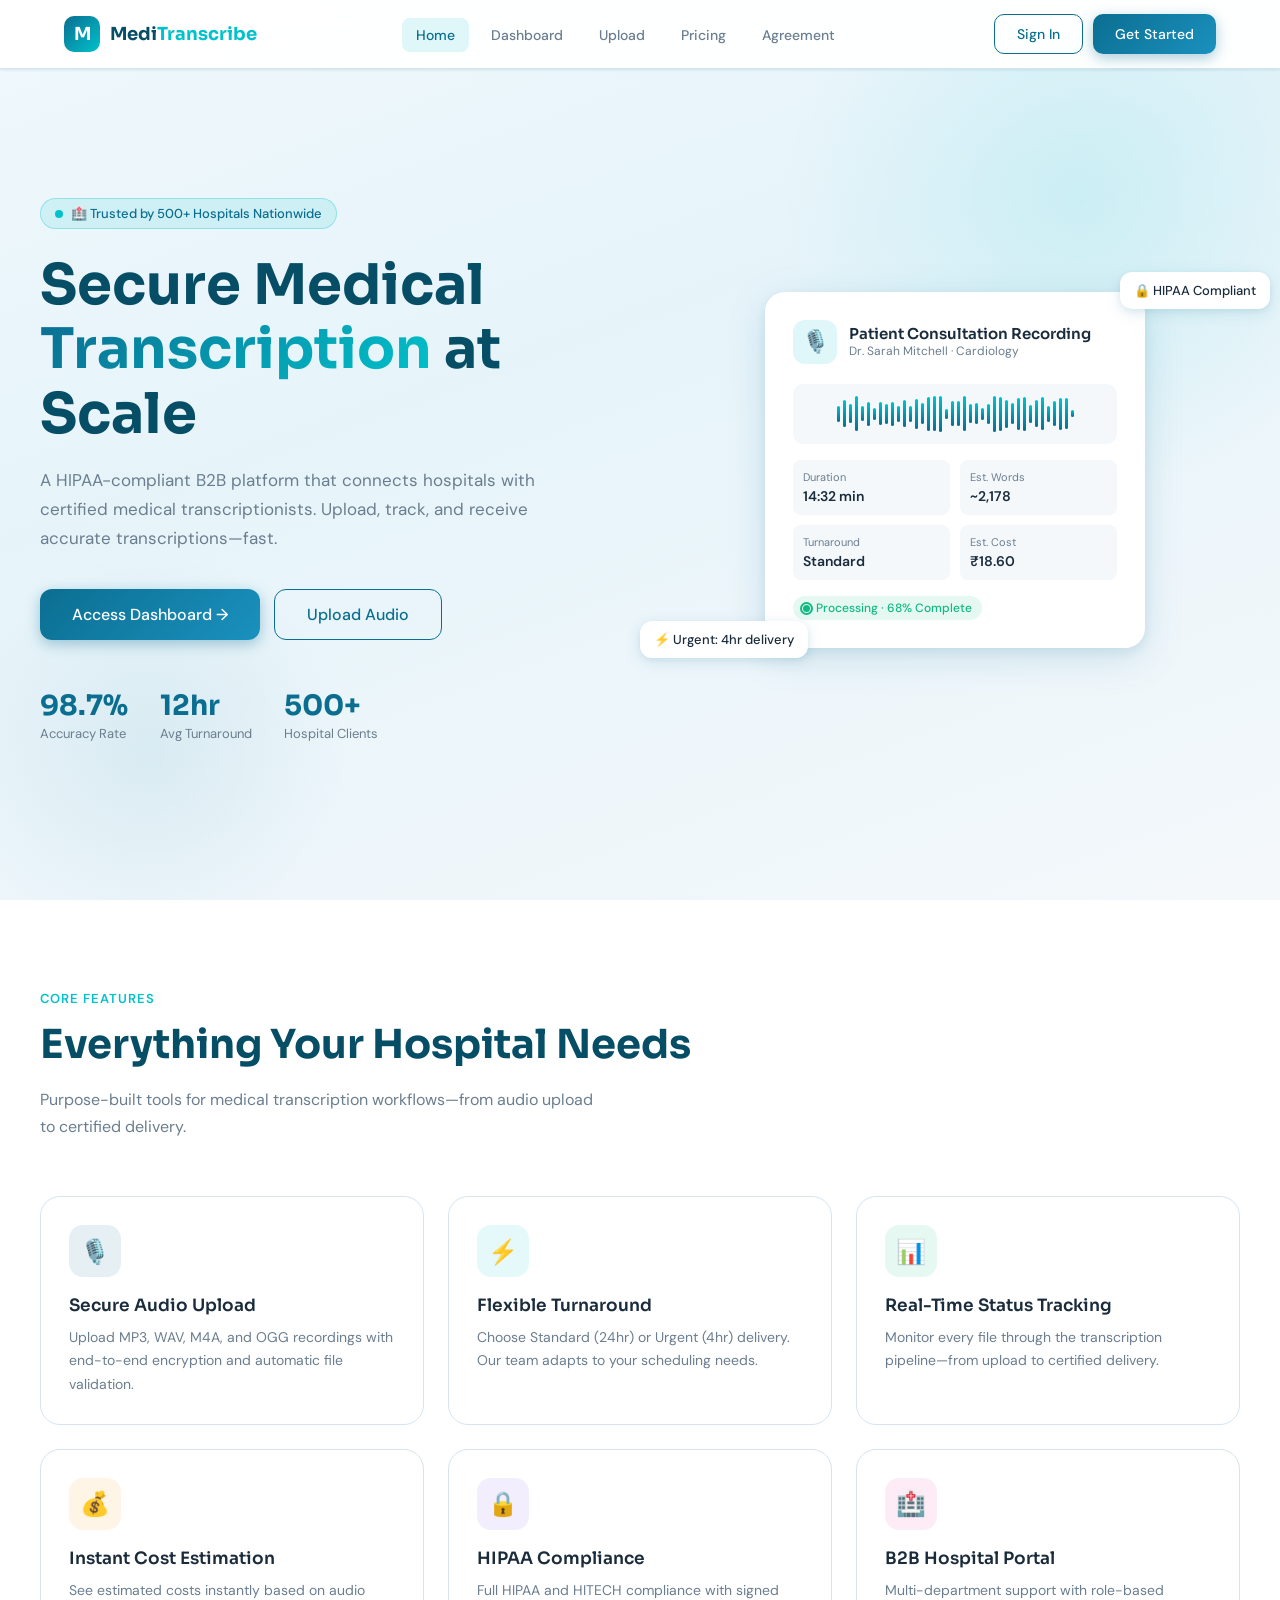
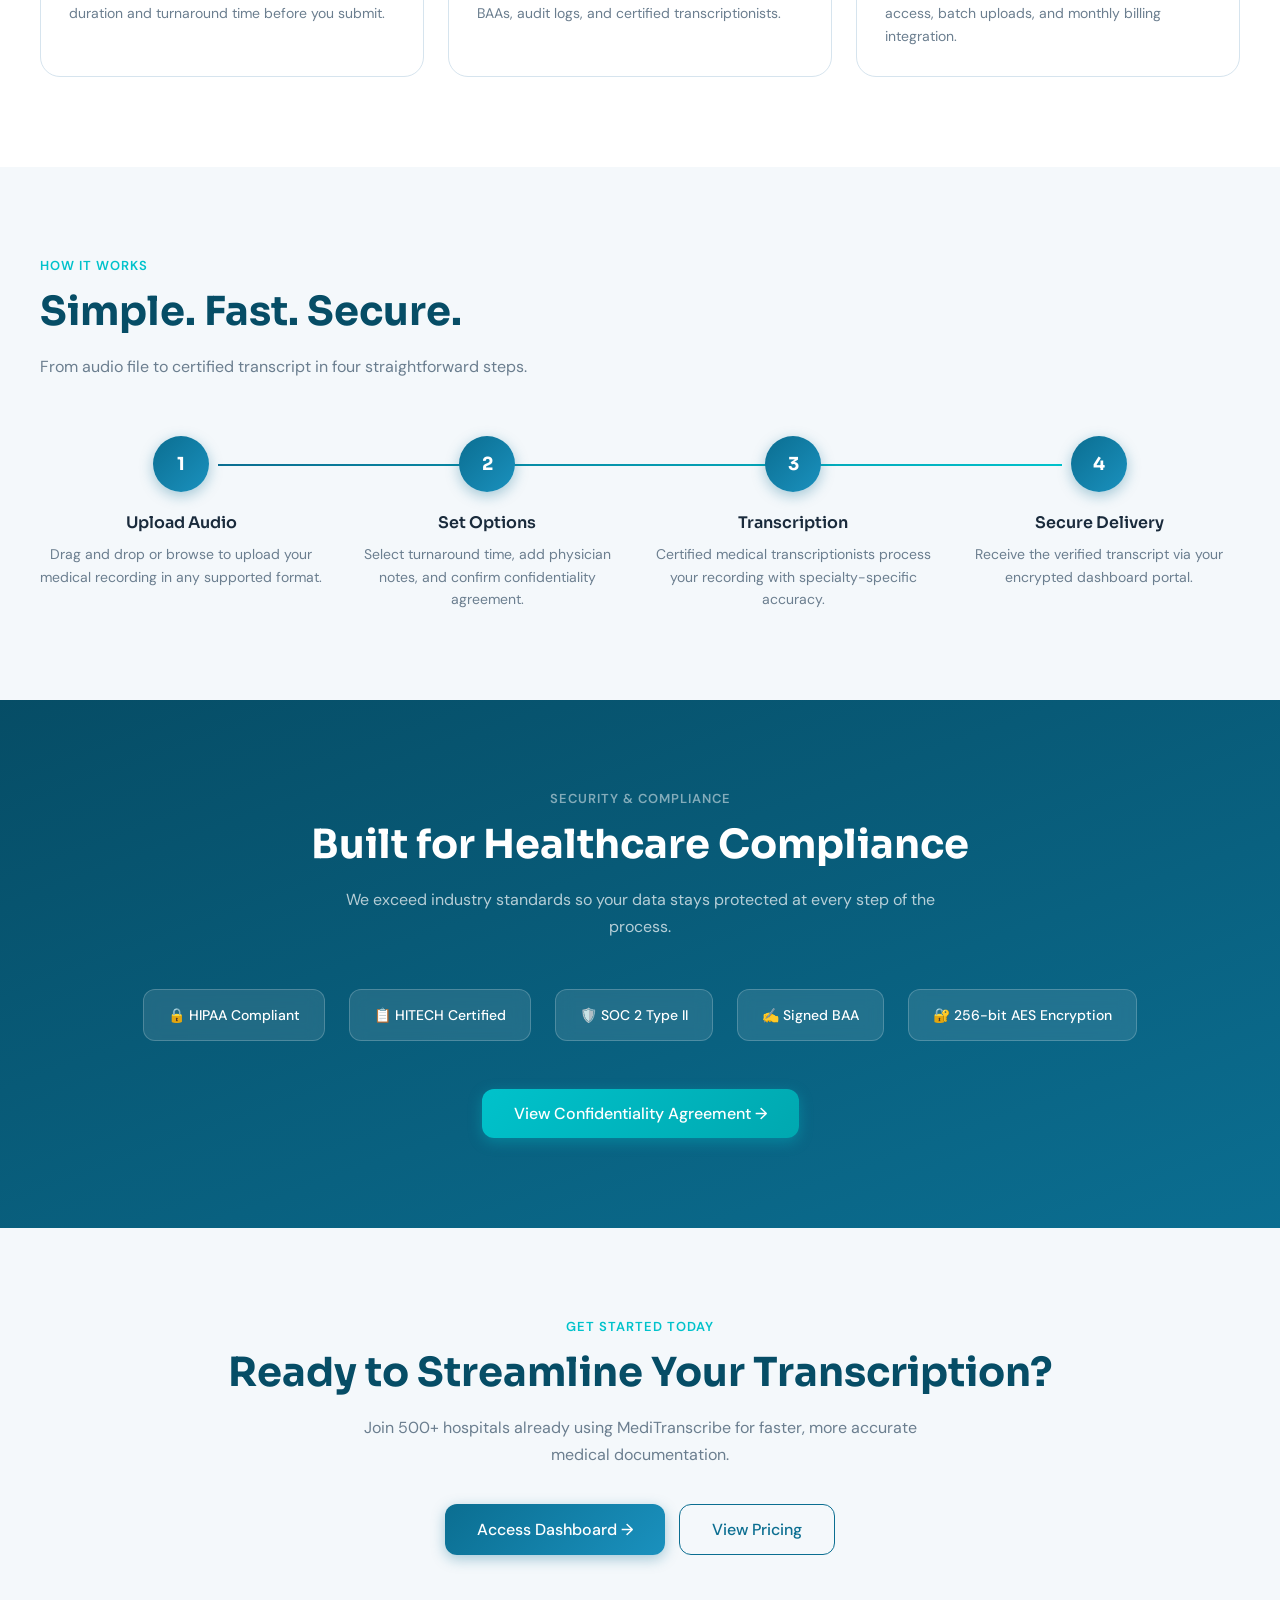
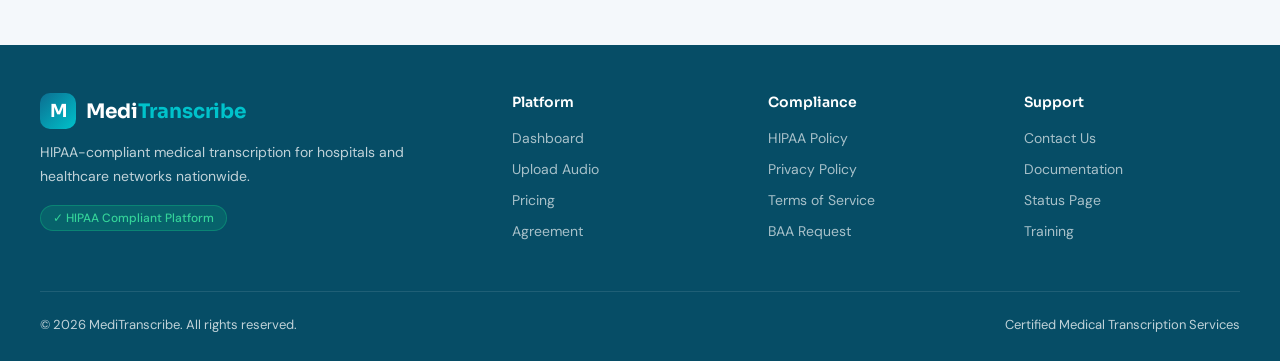
<file: Medical Transcription Portal/index.html>
<!DOCTYPE html>
<html lang="en">
<head>
<meta charset="UTF-8">
<meta name="viewport" content="width=device-width, initial-scale=1.0">
<title>MediTranscribe – Medical Transcription Portal</title>
<link rel="preconnect" href="https://fonts.googleapis.com">
<link href="https://fonts.googleapis.com/css2?family=Sora:wght@300;400;500;600;700&family=DM+Sans:ital,wght@0,300;0,400;0,500;1,300&display=swap" rel="stylesheet">
<link rel="stylesheet" href="style.css">
</head>
<body>

<nav>
  <div class="nav-inner">
    <a href="index.html" class="logo">
      <div class="logo-icon">M</div>
      <span class="logo-text">Medi<span>Transcribe</span></span>
    </a>
    <ul class="nav-links">
      <li><a href="index.html" class="active">Home</a></li>
      <li><a href="dashboard.html">Dashboard</a></li>
      <li><a href="upload.html">Upload</a></li>
      <li><a href="pricing.html">Pricing</a></li>
      <li><a href="agreement.html">Agreement</a></li>
    </ul>
    <div style="display:flex;gap:10px;">
      <a href="dashboard.html" class="btn btn-outline">Sign In</a>
      <a href="dashboard.html" class="btn btn-primary">Get Started</a>
    </div>
  </div>
</nav>

<section class="hero">
  <div class="hero-inner">
    <div class="hero-content">
      <div class="hero-badge">🏥 Trusted by 500+ Hospitals Nationwide</div>
      <h1>Secure Medical <span>Transcription</span> at Scale</h1>
      <p>A HIPAA-compliant B2B platform that connects hospitals with certified medical transcriptionists. Upload, track, and receive accurate transcriptions—fast.</p>
      <div class="hero-actions">
        <a href="dashboard.html" class="btn btn-primary btn-lg">Access Dashboard →</a>
        <a href="upload.html" class="btn btn-outline btn-lg">Upload Audio</a>
      </div>
      <div class="hero-stats">
        <div class="stat">
          <div class="stat-number">98.7%</div>
          <div class="stat-label">Accuracy Rate</div>
        </div>
        <div class="stat">
          <div class="stat-number">12hr</div>
          <div class="stat-label">Avg Turnaround</div>
        </div>
        <div class="stat">
          <div class="stat-number">500+</div>
          <div class="stat-label">Hospital Clients</div>
        </div>
      </div>
    </div>
    <div class="hero-visual">
      <div class="hero-card">
        <div class="hero-card-header">
          <div class="hero-card-icon">🎙️</div>
          <div>
            <div class="hero-card-title">Patient Consultation Recording</div>
            <div class="hero-card-sub">Dr. Sarah Mitchell · Cardiology</div>
          </div>
        </div>
        <div class="waveform" id="waveform"></div>
        <div class="card-meta">
          <div class="card-meta-item">
            <div class="card-meta-label">Duration</div>
            <div class="card-meta-value">14:32 min</div>
          </div>
          <div class="card-meta-item">
            <div class="card-meta-label">Est. Words</div>
            <div class="card-meta-value">~2,178</div>
          </div>
          <div class="card-meta-item">
            <div class="card-meta-label">Turnaround</div>
            <div class="card-meta-value">Standard</div>
          </div>
          <div class="card-meta-item">
            <div class="card-meta-label">Est. Cost</div>
            <div class="card-meta-value">₹18.60</div>
          </div>
        </div>
        <div class="status-badge">
          <div class="status-dot"></div>
          Processing · 68% Complete
        </div>
      </div>
      <div class="floating-chip chip-1">🔒 HIPAA Compliant</div>
      <div class="floating-chip chip-2">⚡ Urgent: 4hr delivery</div>
    </div>
  </div>
</section>

<section class="section">
  <div class="section-inner">
    <span class="section-label">Core Features</span>
    <h2 class="section-title">Everything Your Hospital Needs</h2>
    <p class="section-sub">Purpose-built tools for medical transcription workflows—from audio upload to certified delivery.</p>
    <div class="features-grid">
      <article class="feature-card">
        <div class="feature-icon icon-blue">🎙️</div>
        <h3 class="feature-title">Secure Audio Upload</h3>
        <p class="feature-desc">Upload MP3, WAV, M4A, and OGG recordings with end-to-end encryption and automatic file validation.</p>
      </article>
      <article class="feature-card">
        <div class="feature-icon icon-cyan">⚡</div>
        <h3 class="feature-title">Flexible Turnaround</h3>
        <p class="feature-desc">Choose Standard (24hr) or Urgent (4hr) delivery. Our team adapts to your scheduling needs.</p>
      </article>
      <article class="feature-card">
        <div class="feature-icon icon-green">📊</div>
        <h3 class="feature-title">Real-Time Status Tracking</h3>
        <p class="feature-desc">Monitor every file through the transcription pipeline—from upload to certified delivery.</p>
      </article>
      <article class="feature-card">
        <div class="feature-icon icon-orange">💰</div>
        <h3 class="feature-title">Instant Cost Estimation</h3>
        <p class="feature-desc">See estimated costs instantly based on audio duration and turnaround time before you submit.</p>
      </article>
      <article class="feature-card">
        <div class="feature-icon icon-purple">🔒</div>
        <h3 class="feature-title">HIPAA Compliance</h3>
        <p class="feature-desc">Full HIPAA and HITECH compliance with signed BAAs, audit logs, and certified transcriptionists.</p>
      </article>
      <article class="feature-card">
        <div class="feature-icon icon-pink">🏥</div>
        <h3 class="feature-title">B2B Hospital Portal</h3>
        <p class="feature-desc">Multi-department support with role-based access, batch uploads, and monthly billing integration.</p>
      </article>
    </div>
  </div>
</section>

<section class="section process-section">
  <div class="section-inner">
    <span class="section-label">How It Works</span>
    <h2 class="section-title">Simple. Fast. Secure.</h2>
    <p class="section-sub">From audio file to certified transcript in four straightforward steps.</p>
    <div class="steps-grid">
      <div class="step-card">
        <div class="step-num">1</div>
        <h3 class="step-title">Upload Audio</h3>
        <p class="step-desc">Drag and drop or browse to upload your medical recording in any supported format.</p>
      </div>
      <div class="step-card">
        <div class="step-num">2</div>
        <h3 class="step-title">Set Options</h3>
        <p class="step-desc">Select turnaround time, add physician notes, and confirm confidentiality agreement.</p>
      </div>
      <div class="step-card">
        <div class="step-num">3</div>
        <h3 class="step-title">Transcription</h3>
        <p class="step-desc">Certified medical transcriptionists process your recording with specialty-specific accuracy.</p>
      </div>
      <div class="step-card">
        <div class="step-num">4</div>
        <h3 class="step-title">Secure Delivery</h3>
        <p class="step-desc">Receive the verified transcript via your encrypted dashboard portal.</p>
      </div>
    </div>
  </div>
</section>

<section class="section trust-section">
  <div class="section-inner" style="text-align:center;">
    <span class="section-label" style="color:rgba(255,255,255,0.5);">Security & Compliance</span>
    <h2 class="section-title">Built for Healthcare Compliance</h2>
    <p class="section-sub">We exceed industry standards so your data stays protected at every step of the process.</p>
    <div class="trust-badges">
      <div class="trust-badge">🔒 HIPAA Compliant</div>
      <div class="trust-badge">📋 HITECH Certified</div>
      <div class="trust-badge">🛡️ SOC 2 Type II</div>
      <div class="trust-badge">✍️ Signed BAA</div>
      <div class="trust-badge">🔐 256-bit AES Encryption</div>
    </div>
    <a href="agreement.html" class="btn btn-accent btn-lg">View Confidentiality Agreement →</a>
  </div>
</section>

<section class="cta-section">
  <div class="section-inner">
    <span class="section-label">Get Started Today</span>
    <h2 class="section-title">Ready to Streamline Your Transcription?</h2>
    <p class="section-sub">Join 500+ hospitals already using MediTranscribe for faster, more accurate medical documentation.</p>
    <div class="cta-actions">
      <a href="dashboard.html" class="btn btn-primary btn-lg">Access Dashboard →</a>
      <a href="pricing.html" class="btn btn-outline btn-lg">View Pricing</a>
    </div>
  </div>
</section>

<footer>
  <div class="footer-inner">
    <div class="footer-brand">
      <a href="index.html" class="logo">
        <div class="logo-icon">M</div>
        <span class="logo-text">Medi<span>Transcribe</span></span>
      </a>
      <p>HIPAA-compliant medical transcription for hospitals and healthcare networks nationwide.</p>
      <div class="hipaa-badge" style="margin-top:16px;">✓ HIPAA Compliant Platform</div>
    </div>
    <div class="footer-col">
      <h4>Platform</h4>
      <ul>
        <li><a href="dashboard.html">Dashboard</a></li>
        <li><a href="upload.html">Upload Audio</a></li>
        <li><a href="pricing.html">Pricing</a></li>
        <li><a href="agreement.html">Agreement</a></li>
      </ul>
    </div>
    <div class="footer-col">
      <h4>Compliance</h4>
      <ul>
        <li><a href="#">HIPAA Policy</a></li>
        <li><a href="#">Privacy Policy</a></li>
        <li><a href="#">Terms of Service</a></li>
        <li><a href="#">BAA Request</a></li>
      </ul>
    </div>
    <div class="footer-col">
      <h4>Support</h4>
      <ul>
        <li><a href="agreement.html">Contact Us</a></li>
        <li><a href="#">Documentation</a></li>
        <li><a href="#">Status Page</a></li>
        <li><a href="#">Training</a></li>
      </ul>
    </div>
  </div>
  <div class="footer-bottom">
    <span>© 2026 MediTranscribe. All rights reserved.</span>
    <span>Certified Medical Transcription Services</span>
  </div>
</footer>

<script src="index.js"></script>
</body>
</html>
</file>
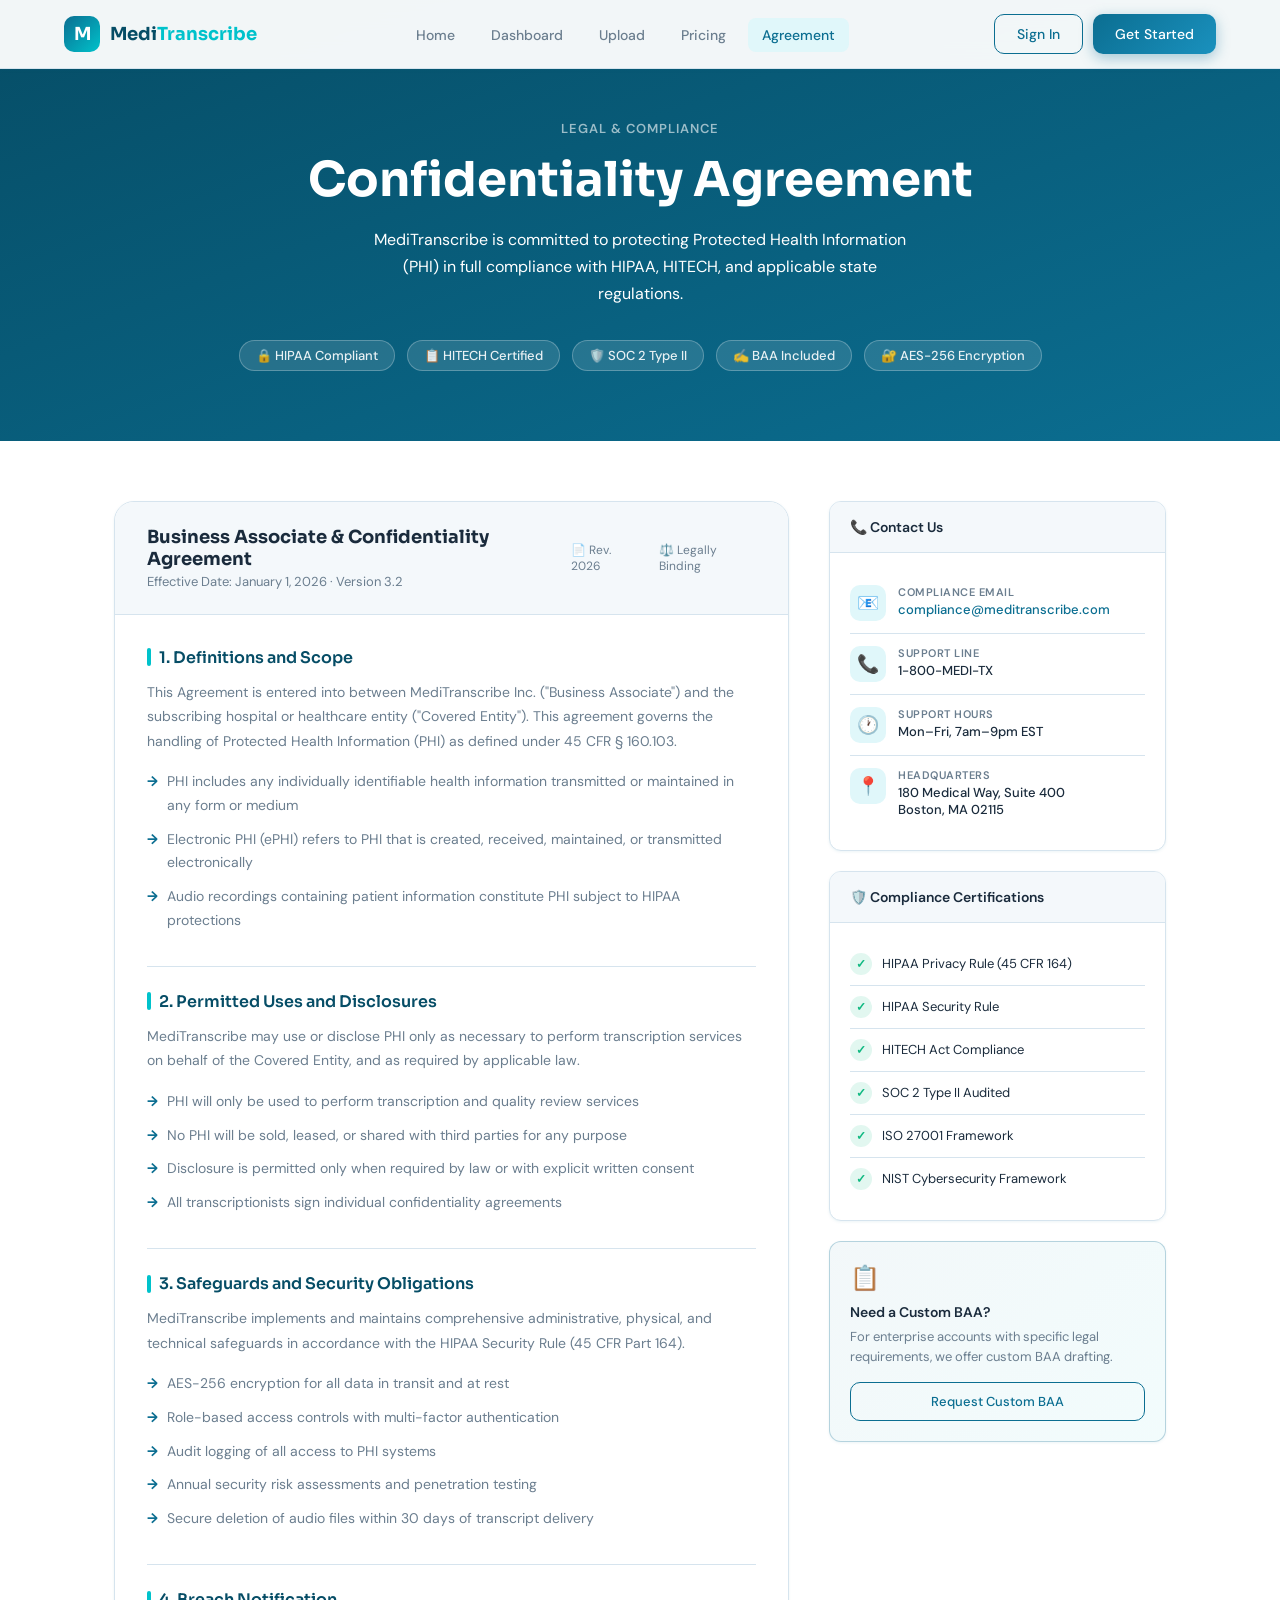
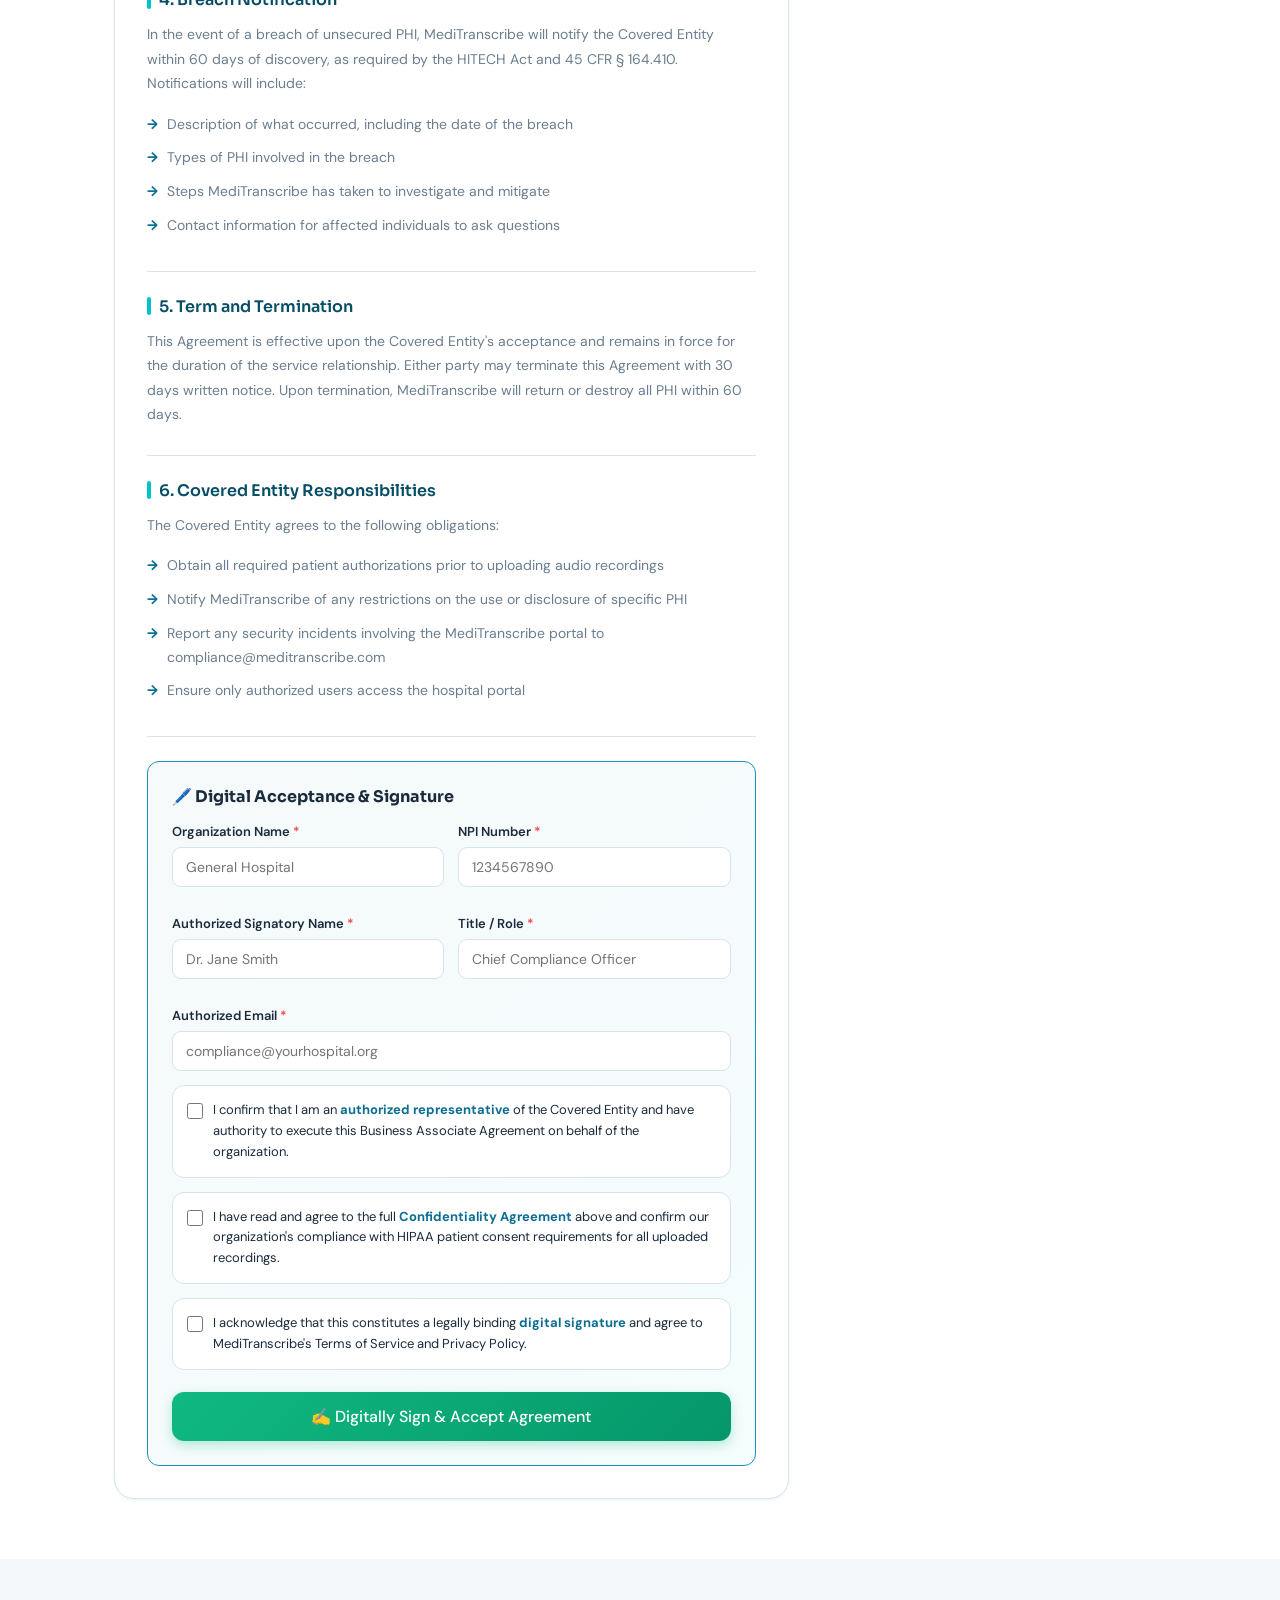
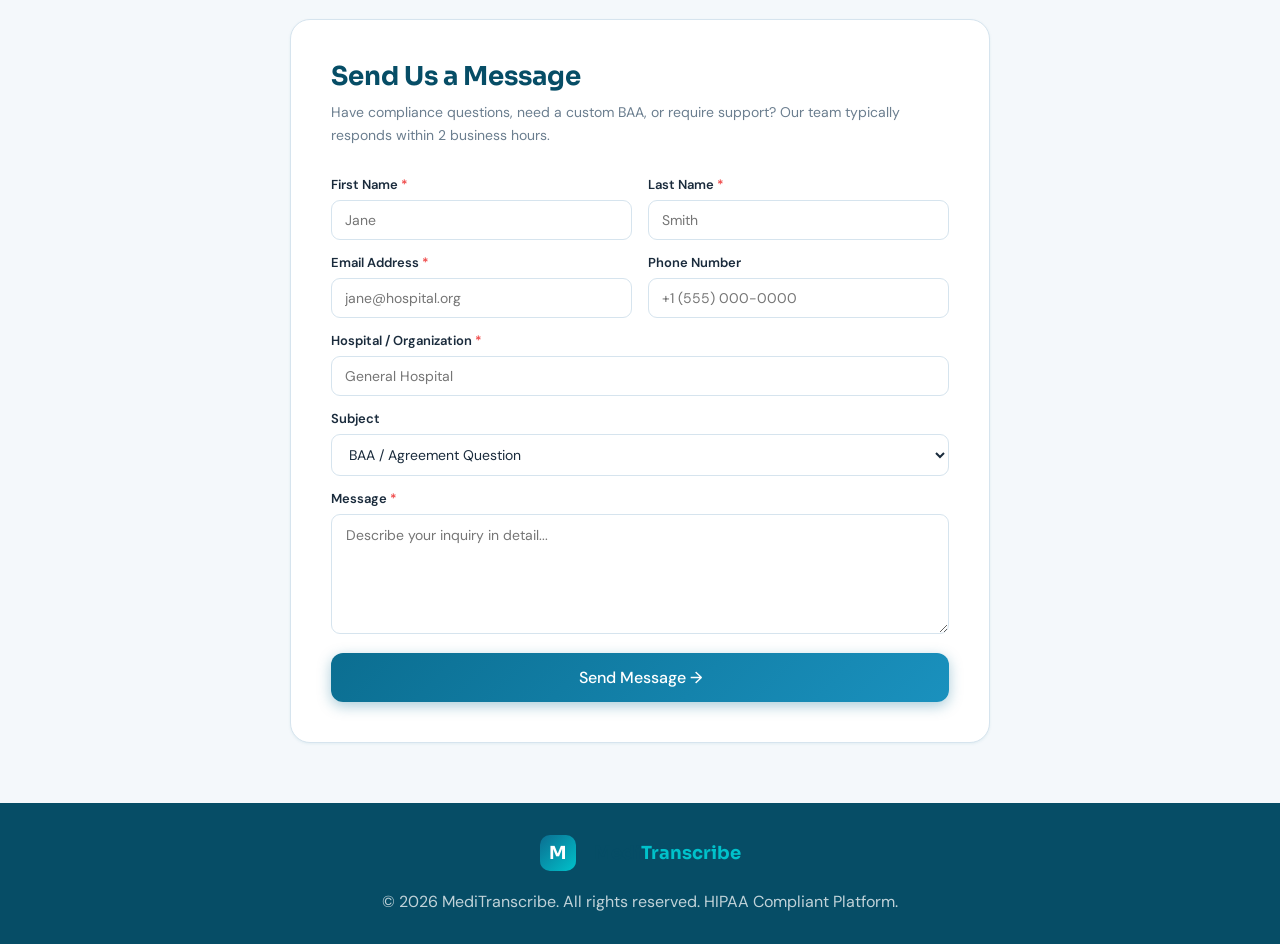
<file: Medical Transcription Portal/agreement.html>
<!DOCTYPE html>
<html lang="en">
<head>
<meta charset="UTF-8">
<meta name="viewport" content="width=device-width, initial-scale=1.0">
<title>Confidentiality Agreement – MediTranscribe</title>
<link rel="preconnect" href="https://fonts.googleapis.com">
<link href="https://fonts.googleapis.com/css2?family=Sora:wght@300;400;500;600;700&family=DM+Sans:ital,wght@0,300;0,400;0,500;1,300&display=swap" rel="stylesheet">
<link rel="stylesheet" href="agreement.css">
</head>
<body>

<nav>
  <div class="nav-inner">
    <a href="index.html" class="logo">
      <div class="logo-icon">M</div>
      <span class="logo-text">Medi<span>Transcribe</span></span>
    </a>
    <ul class="nav-links">
      <li><a href="index.html">Home</a></li>
      <li><a href="dashboard.html">Dashboard</a></li>
      <li><a href="upload.html">Upload</a></li>
      <li><a href="pricing.html">Pricing</a></li>
      <li><a href="agreement.html" class="active">Agreement</a></li>
    </ul>
    <div style="display:flex;gap:10px;">
      <a href="dashboard.html" class="btn btn-outline">Sign In</a>
      <a href="upload.html" class="btn btn-primary">Get Started</a>
    </div>
  </div>
</nav>

<div class="page-hero">
  <span class="section-label">Legal & Compliance</span>
  <h1>Confidentiality Agreement</h1>
  <p>MediTranscribe is committed to protecting Protected Health Information (PHI) in full compliance with HIPAA, HITECH, and applicable state regulations.</p>
  <div class="compliance-badges">
    <div class="comp-badge">🔒 HIPAA Compliant</div>
    <div class="comp-badge">📋 HITECH Certified</div>
    <div class="comp-badge">🛡️ SOC 2 Type II</div>
    <div class="comp-badge">✍️ BAA Included</div>
    <div class="comp-badge">🔐 AES-256 Encryption</div>
  </div>
</div>

<div class="main-content">
  <div>
    <article class="agreement-doc">
      <div class="doc-header">
        <div>
          <h2>Business Associate & Confidentiality Agreement</h2>
          <p>Effective Date: January 1, 2026 · Version 3.2</p>
        </div>
        <div class="doc-meta">
          <span>📄 Rev. 2026</span>
          <span>⚖️ Legally Binding</span>
        </div>
      </div>
      <div class="doc-body">

        <div class="doc-section">
          <h3>1. Definitions and Scope</h3>
          <p>This Agreement is entered into between MediTranscribe Inc. ("Business Associate") and the subscribing hospital or healthcare entity ("Covered Entity"). This agreement governs the handling of Protected Health Information (PHI) as defined under 45 CFR § 160.103.</p>
          <ul>
            <li>PHI includes any individually identifiable health information transmitted or maintained in any form or medium</li>
            <li>Electronic PHI (ePHI) refers to PHI that is created, received, maintained, or transmitted electronically</li>
            <li>Audio recordings containing patient information constitute PHI subject to HIPAA protections</li>
          </ul>
        </div>

        <hr class="doc-divider">

        <div class="doc-section">
          <h3>2. Permitted Uses and Disclosures</h3>
          <p>MediTranscribe may use or disclose PHI only as necessary to perform transcription services on behalf of the Covered Entity, and as required by applicable law.</p>
          <ul>
            <li>PHI will only be used to perform transcription and quality review services</li>
            <li>No PHI will be sold, leased, or shared with third parties for any purpose</li>
            <li>Disclosure is permitted only when required by law or with explicit written consent</li>
            <li>All transcriptionists sign individual confidentiality agreements</li>
          </ul>
        </div>

        <hr class="doc-divider">

        <div class="doc-section">
          <h3>3. Safeguards and Security Obligations</h3>
          <p>MediTranscribe implements and maintains comprehensive administrative, physical, and technical safeguards in accordance with the HIPAA Security Rule (45 CFR Part 164).</p>
          <ul>
            <li>AES-256 encryption for all data in transit and at rest</li>
            <li>Role-based access controls with multi-factor authentication</li>
            <li>Audit logging of all access to PHI systems</li>
            <li>Annual security risk assessments and penetration testing</li>
            <li>Secure deletion of audio files within 30 days of transcript delivery</li>
          </ul>
        </div>

        <hr class="doc-divider">

        <div class="doc-section">
          <h3>4. Breach Notification</h3>
          <p>In the event of a breach of unsecured PHI, MediTranscribe will notify the Covered Entity within 60 days of discovery, as required by the HITECH Act and 45 CFR § 164.410. Notifications will include:</p>
          <ul>
            <li>Description of what occurred, including the date of the breach</li>
            <li>Types of PHI involved in the breach</li>
            <li>Steps MediTranscribe has taken to investigate and mitigate</li>
            <li>Contact information for affected individuals to ask questions</li>
          </ul>
        </div>

        <hr class="doc-divider">

        <div class="doc-section">
          <h3>5. Term and Termination</h3>
          <p>This Agreement is effective upon the Covered Entity's acceptance and remains in force for the duration of the service relationship. Either party may terminate this Agreement with 30 days written notice. Upon termination, MediTranscribe will return or destroy all PHI within 60 days.</p>
        </div>

        <hr class="doc-divider">

        <div class="doc-section">
          <h3>6. Covered Entity Responsibilities</h3>
          <p>The Covered Entity agrees to the following obligations:</p>
          <ul>
            <li>Obtain all required patient authorizations prior to uploading audio recordings</li>
            <li>Notify MediTranscribe of any restrictions on the use or disclosure of specific PHI</li>
            <li>Report any security incidents involving the MediTranscribe portal to compliance@meditranscribe.com</li>
            <li>Ensure only authorized users access the hospital portal</li>
          </ul>
        </div>

        <hr class="doc-divider">

        <div class="sign-section">
          <h3>🖊️ Digital Acceptance & Signature</h3>
          <div class="sign-row">
            <div class="form-group">
              <label class="form-label" for="orgName">Organization Name <span>*</span></label>
              <input type="text" class="form-input" id="orgName" placeholder="General Hospital">
            </div>
            <div class="form-group">
              <label class="form-label" for="npiNum">NPI Number <span>*</span></label>
              <input type="text" class="form-input" id="npiNum" placeholder="1234567890">
            </div>
          </div>
          <div class="sign-row">
            <div class="form-group">
              <label class="form-label" for="sigName">Authorized Signatory Name <span>*</span></label>
              <input type="text" class="form-input" id="sigName" placeholder="Dr. Jane Smith">
            </div>
            <div class="form-group">
              <label class="form-label" for="sigTitle">Title / Role <span>*</span></label>
              <input type="text" class="form-input" id="sigTitle" placeholder="Chief Compliance Officer">
            </div>
          </div>
          <div class="form-group">
            <label class="form-label" for="sigEmail">Authorized Email <span>*</span></label>
            <input type="email" class="form-input" id="sigEmail" placeholder="compliance@yourhospital.org">
          </div>

          <label class="agree-check-row">
            <input type="checkbox" id="agree1" onchange="checkAgreement()">
            <span class="agree-check-text">I confirm that I am an <strong>authorized representative</strong> of the Covered Entity and have authority to execute this Business Associate Agreement on behalf of the organization.</span>
          </label>
          <label class="agree-check-row">
            <input type="checkbox" id="agree2" onchange="checkAgreement()">
            <span class="agree-check-text">I have read and agree to the full <strong>Confidentiality Agreement</strong> above and confirm our organization's compliance with HIPAA patient consent requirements for all uploaded recordings.</span>
          </label>
          <label class="agree-check-row">
            <input type="checkbox" id="agree3" onchange="checkAgreement()">
            <span class="agree-check-text">I acknowledge that this constitutes a legally binding <strong>digital signature</strong> and agree to MediTranscribe's Terms of Service and Privacy Policy.</span>
          </label>

          <button class="btn btn-success btn-lg" id="signBtn" onclick="signAgreement()" disabled style="width:100%;justify-content:center;margin-top:8px;">
            ✍️ Digitally Sign & Accept Agreement
          </button>

          <div class="success-notice" id="signSuccess">
            <div class="icon">✅</div>
            <h4>Agreement Signed Successfully</h4>
            <p id="signRef">Reference ID will appear here</p>
          </div>
        </div>

      </div>
    </article>
  </div>

  <aside class="sidebar-widgets">
    <div class="widget">
      <div class="widget-header"><div class="widget-title">📞 Contact Us</div></div>
      <div class="widget-body">
        <div class="contact-item">
          <div class="contact-icon">📧</div>
          <div>
            <div class="contact-label">Compliance Email</div>
            <div class="contact-value"><a href="#">compliance@meditranscribe.com</a></div>
          </div>
        </div>
        <div class="contact-item">
          <div class="contact-icon">📞</div>
          <div>
            <div class="contact-label">Support Line</div>
            <div class="contact-value">1-800-MEDI-TX</div>
          </div>
        </div>
        <div class="contact-item">
          <div class="contact-icon">🕐</div>
          <div>
            <div class="contact-label">Support Hours</div>
            <div class="contact-value">Mon–Fri, 7am–9pm EST</div>
          </div>
        </div>
        <div class="contact-item">
          <div class="contact-icon">📍</div>
          <div>
            <div class="contact-label">Headquarters</div>
            <div class="contact-value">180 Medical Way, Suite 400<br>Boston, MA 02115</div>
          </div>
        </div>
      </div>
    </div>

    <div class="widget">
      <div class="widget-header"><div class="widget-title">🛡️ Compliance Certifications</div></div>
      <div class="widget-body">
        <ul class="compliance-list">
          <li>HIPAA Privacy Rule (45 CFR 164)</li>
          <li>HIPAA Security Rule</li>
          <li>HITECH Act Compliance</li>
          <li>SOC 2 Type II Audited</li>
          <li>ISO 27001 Framework</li>
          <li>NIST Cybersecurity Framework</li>
        </ul>
      </div>
    </div>

    <div class="widget" style="border-color:rgba(11,110,145,0.3);">
      <div class="widget-body" style="background: linear-gradient(135deg, rgba(11,110,145,0.05), rgba(0,194,203,0.05));">
        <div style="font-size:24px;margin-bottom:10px;">📋</div>
        <div style="font-size:14px;font-weight:600;margin-bottom:6px;">Need a Custom BAA?</div>
        <div style="font-size:13px;color:var(--text-muted);margin-bottom:14px;line-height:1.6;">For enterprise accounts with specific legal requirements, we offer custom BAA drafting.</div>
        <a href="#contactForm" class="btn btn-outline" style="width:100%;justify-content:center;font-size:13px;">Request Custom BAA</a>
      </div>
    </div>
  </aside>
</div>

<section class="contact-form-section" id="contactForm">
  <div class="contact-form-inner">
    <div class="contact-card">
      <div id="contactFormContent">
        <h2>Send Us a Message</h2>
        <p>Have compliance questions, need a custom BAA, or require support? Our team typically responds within 2 business hours.</p>
        <div class="contact-form-row">
          <div class="form-group">
            <label class="form-label">First Name <span>*</span></label>
            <input type="text" class="form-input" placeholder="Jane">
          </div>
          <div class="form-group">
            <label class="form-label">Last Name <span>*</span></label>
            <input type="text" class="form-input" placeholder="Smith">
          </div>
        </div>
        <div class="contact-form-row">
          <div class="form-group">
            <label class="form-label">Email Address <span>*</span></label>
            <input type="email" class="form-input" placeholder="jane@hospital.org">
          </div>
          <div class="form-group">
            <label class="form-label">Phone Number</label>
            <input type="tel" class="form-input" placeholder="+1 (555) 000-0000">
          </div>
        </div>
        <div class="form-group">
          <label class="form-label">Hospital / Organization <span>*</span></label>
          <input type="text" class="form-input" placeholder="General Hospital">
        </div>
        <div class="form-group">
          <label class="form-label">Subject</label>
          <select class="form-input" style="cursor:pointer;">
            <option>BAA / Agreement Question</option>
            <option>HIPAA Compliance Inquiry</option>
            <option>Pricing / Billing</option>
            <option>Technical Support</option>
            <option>General Inquiry</option>
          </select>
        </div>
        <div class="form-group">
          <label class="form-label">Message <span>*</span></label>
          <textarea class="form-textarea" style="width:100%;padding:11px 14px;border:1.5px solid var(--border);border-radius:9px;font-family:'DM Sans',sans-serif;font-size:14px;color:var(--text);outline:none;resize:vertical;min-height:120px;transition:all 0.2s;" placeholder="Describe your inquiry in detail..."></textarea>
        </div>
        <button class="btn btn-primary btn-lg" onclick="submitContact()" style="width:100%;justify-content:center;">Send Message →</button>
      </div>
      <div class="form-success" id="contactSuccess">
        <div class="icon">📬</div>
        <h3>Message Sent!</h3>
        <p>Thank you for reaching out. Our compliance team will respond within 2 business hours.</p>
      </div>
    </div>
  </div>
</section>

<footer>
  <div style="max-width:1100px;margin:0 auto;">
    <a href="index.html" class="logo">
      <div class="logo-icon" style="margin-right:8px;">M</div>
      <span class="logo-text">Medi<span>Transcribe</span></span>
    </a>
    <p style="margin-top:8px;">© 2026 MediTranscribe. All rights reserved. HIPAA Compliant Platform.</p>
  </div>
</footer>

<script src="agreement.js"></script>
</body>
</html>
</file>
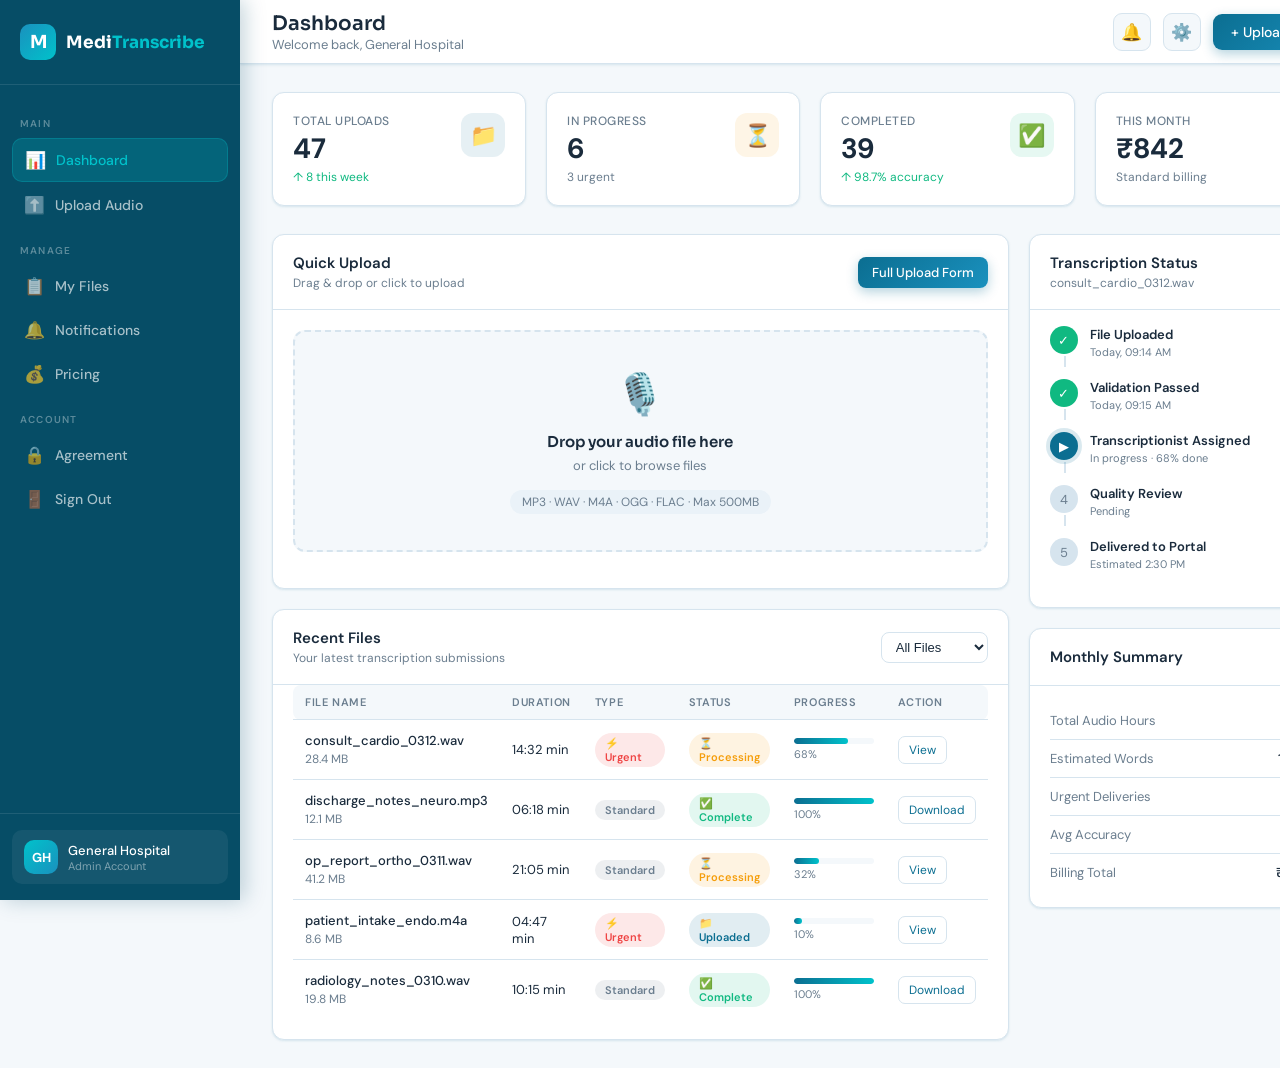
<file: Medical Transcription Portal/dashboard.html>
<!DOCTYPE html>
<html lang="en">
<head>
<meta charset="UTF-8">
<meta name="viewport" content="width=device-width, initial-scale=1.0">
<title>Dashboard – MediTranscribe</title>
<link rel="preconnect" href="https://fonts.googleapis.com">
<link href="https://fonts.googleapis.com/css2?family=Sora:wght@300;400;500;600;700&family=DM+Sans:ital,wght@0,300;0,400;0,500;1,300&display=swap" rel="stylesheet">
<link rel="stylesheet" href="dashboard.css">
</head>
<body>

<aside class="sidebar">
  <a href="index.html" class="sidebar-logo">
    <div class="logo-icon">M</div>
    <span class="logo-text">Medi<span>Transcribe</span></span>
  </a>
  <nav class="sidebar-nav">
    <div class="sidebar-section">Main</div>
    <a href="dashboard.html" class="active"><span>📊</span> Dashboard</a>
    <a href="upload.html"><span>⬆️</span> Upload Audio</a>
    <div class="sidebar-section">Manage</div>
    <a href="dashboard.html"><span>📋</span> My Files</a>
    <a href="dashboard.html"><span>🔔</span> Notifications</a>
    <a href="pricing.html"><span>💰</span> Pricing</a>
    <div class="sidebar-section">Account</div>
    <a href="agreement.html"><span>🔒</span> Agreement</a>
    <a href="index.html"><span>🚪</span> Sign Out</a>
  </nav>
  <div class="sidebar-bottom">
    <div class="user-info">
      <div class="user-avatar">GH</div>
      <div>
        <div class="user-name">General Hospital</div>
        <div class="user-role">Admin Account</div>
      </div>
    </div>
  </div>
</aside>

<div class="main">
  <header class="topbar">
    <div class="topbar-title">
      <h1>Dashboard</h1>
      <p>Welcome back, General Hospital</p>
    </div>
    <div class="topbar-right">
      <div class="icon-btn" title="Notifications">🔔</div>
      <div class="icon-btn" title="Settings">⚙️</div>
      <a href="upload.html" class="btn btn-primary">+ Upload Audio</a>
    </div>
  </header>

  <main class="content">

    <div class="stats-grid">
      <div class="stat-card">
        <div class="stat-info">
          <div class="stat-label">Total Uploads</div>
          <div class="stat-value" id="totalUploads">47</div>
          <div class="stat-change up">↑ 8 this week</div>
        </div>
        <div class="stat-icon bg-blue-soft">📁</div>
      </div>
      <div class="stat-card">
        <div class="stat-info">
          <div class="stat-label">In Progress</div>
          <div class="stat-value">6</div>
          <div class="stat-change neutral">3 urgent</div>
        </div>
        <div class="stat-icon bg-orange-soft">⏳</div>
      </div>
      <div class="stat-card">
        <div class="stat-info">
          <div class="stat-label">Completed</div>
          <div class="stat-value">39</div>
          <div class="stat-change up">↑ 98.7% accuracy</div>
        </div>
        <div class="stat-icon bg-green-soft">✅</div>
      </div>
      <div class="stat-card">
        <div class="stat-info">
          <div class="stat-label">This Month</div>
          <div class="stat-value">₹842</div>
          <div class="stat-change neutral">Standard billing</div>
        </div>
        <div class="stat-icon bg-cyan-soft">💳</div>
      </div>
    </div>

    <div class="dashboard-grid">

      <div style="display:flex;flex-direction:column;gap:20px;">

        <div class="card">
          <div class="card-header">
            <div>
              <div class="card-title">Quick Upload</div>
              <div class="card-sub">Drag & drop or click to upload</div>
            </div>
            <a href="upload.html" class="btn btn-sm btn-primary">Full Upload Form</a>
          </div>
          <div class="upload-zone" id="quickDrop" onclick="document.getElementById('fileInput').click()">
            <div class="upload-icon">🎙️</div>
            <div class="upload-title">Drop your audio file here</div>
            <div class="upload-sub">or click to browse files</div>
            <div class="upload-formats">MP3 · WAV · M4A · OGG · FLAC · Max 500MB</div>
          </div>
          <input type="file" id="fileInput" accept=".mp3,.wav,.m4a,.ogg,.flac,audio/*">
          <div class="upload-progress-list" id="uploadProgressList"></div>
        </div>

        <div class="card">
          <div class="card-header">
            <div>
              <div class="card-title">Recent Files</div>
              <div class="card-sub">Your latest transcription submissions</div>
            </div>
            <select style="border:1px solid var(--border);border-radius:8px;padding:6px 10px;font-size:13px;color:var(--text);background:var(--white);cursor:pointer;">
              <option>All Files</option>
              <option>Processing</option>
              <option>Completed</option>
            </select>
          </div>
          <div class="file-table-wrap">
            <table id="fileTable">
              <thead>
                <tr>
                  <th>File Name</th>
                  <th>Duration</th>
                  <th>Type</th>
                  <th>Status</th>
                  <th>Progress</th>
                  <th>Action</th>
                </tr>
              </thead>
              <tbody id="fileTableBody"></tbody>
            </table>
          </div>
        </div>

      </div>

      <div style="display:flex;flex-direction:column;gap:20px;">

        <div class="card">
          <div class="card-header">
            <div>
              <div class="card-title">Transcription Status</div>
              <div class="card-sub">consult_cardio_0312.wav</div>
            </div>
          </div>
          <div class="status-tracker">
            <div class="tracker-item">
              <div class="tracker-dot dot-done">✓</div>
              <div class="tracker-info">
                <div class="tracker-title">File Uploaded</div>
                <div class="tracker-time">Today, 09:14 AM</div>
              </div>
            </div>
            <div class="tracker-item">
              <div class="tracker-dot dot-done">✓</div>
              <div class="tracker-info">
                <div class="tracker-title">Validation Passed</div>
                <div class="tracker-time">Today, 09:15 AM</div>
              </div>
            </div>
            <div class="tracker-item">
              <div class="tracker-dot dot-active">▶</div>
              <div class="tracker-info">
                <div class="tracker-title">Transcriptionist Assigned</div>
                <div class="tracker-time">In progress · 68% done</div>
              </div>
            </div>
            <div class="tracker-item">
              <div class="tracker-dot dot-pending">4</div>
              <div class="tracker-info">
                <div class="tracker-title">Quality Review</div>
                <div class="tracker-time">Pending</div>
              </div>
            </div>
            <div class="tracker-item">
              <div class="tracker-dot dot-pending">5</div>
              <div class="tracker-info">
                <div class="tracker-title">Delivered to Portal</div>
                <div class="tracker-time">Estimated 2:30 PM</div>
              </div>
            </div>
          </div>
        </div>

        <div class="card">
          <div class="card-header">
            <div class="card-title">Monthly Summary</div>
          </div>
          <div class="quick-stats">
            <div class="qs-item"><span class="qs-label">Total Audio Hours</span><span class="qs-value">18.4 hr</span></div>
            <div class="qs-item"><span class="qs-label">Estimated Words</span><span class="qs-value">165,600</span></div>
            <div class="qs-item"><span class="qs-label">Urgent Deliveries</span><span class="qs-value">9</span></div>
            <div class="qs-item"><span class="qs-label">Avg Accuracy</span><span class="qs-value" style="color:var(--success)">98.7%</span></div>
            <div class="qs-item"><span class="qs-label">Billing Total</span><span class="qs-value">₹842.00</span></div>
          </div>
        </div>

      </div>

    </div>

  </main>
</div>

<script src="dashboard.js"></script>
</body>
</html>
</file>
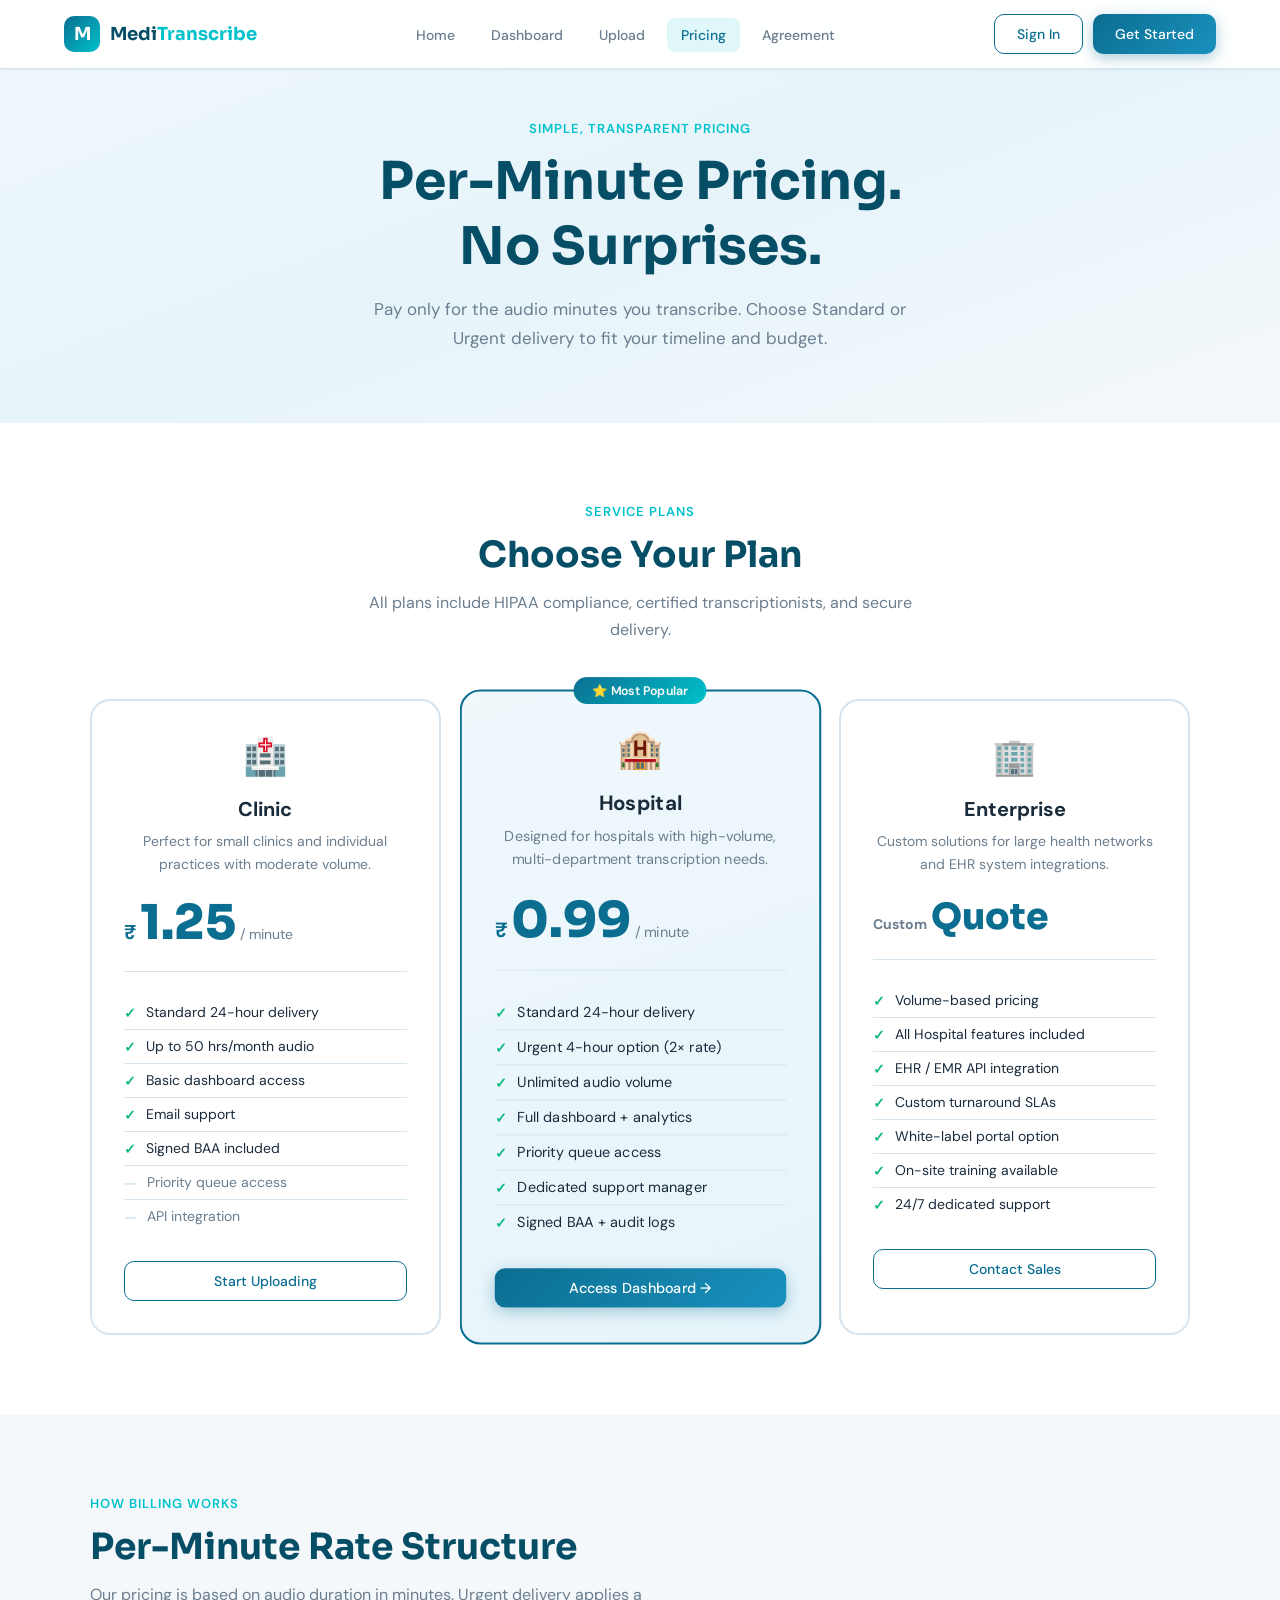
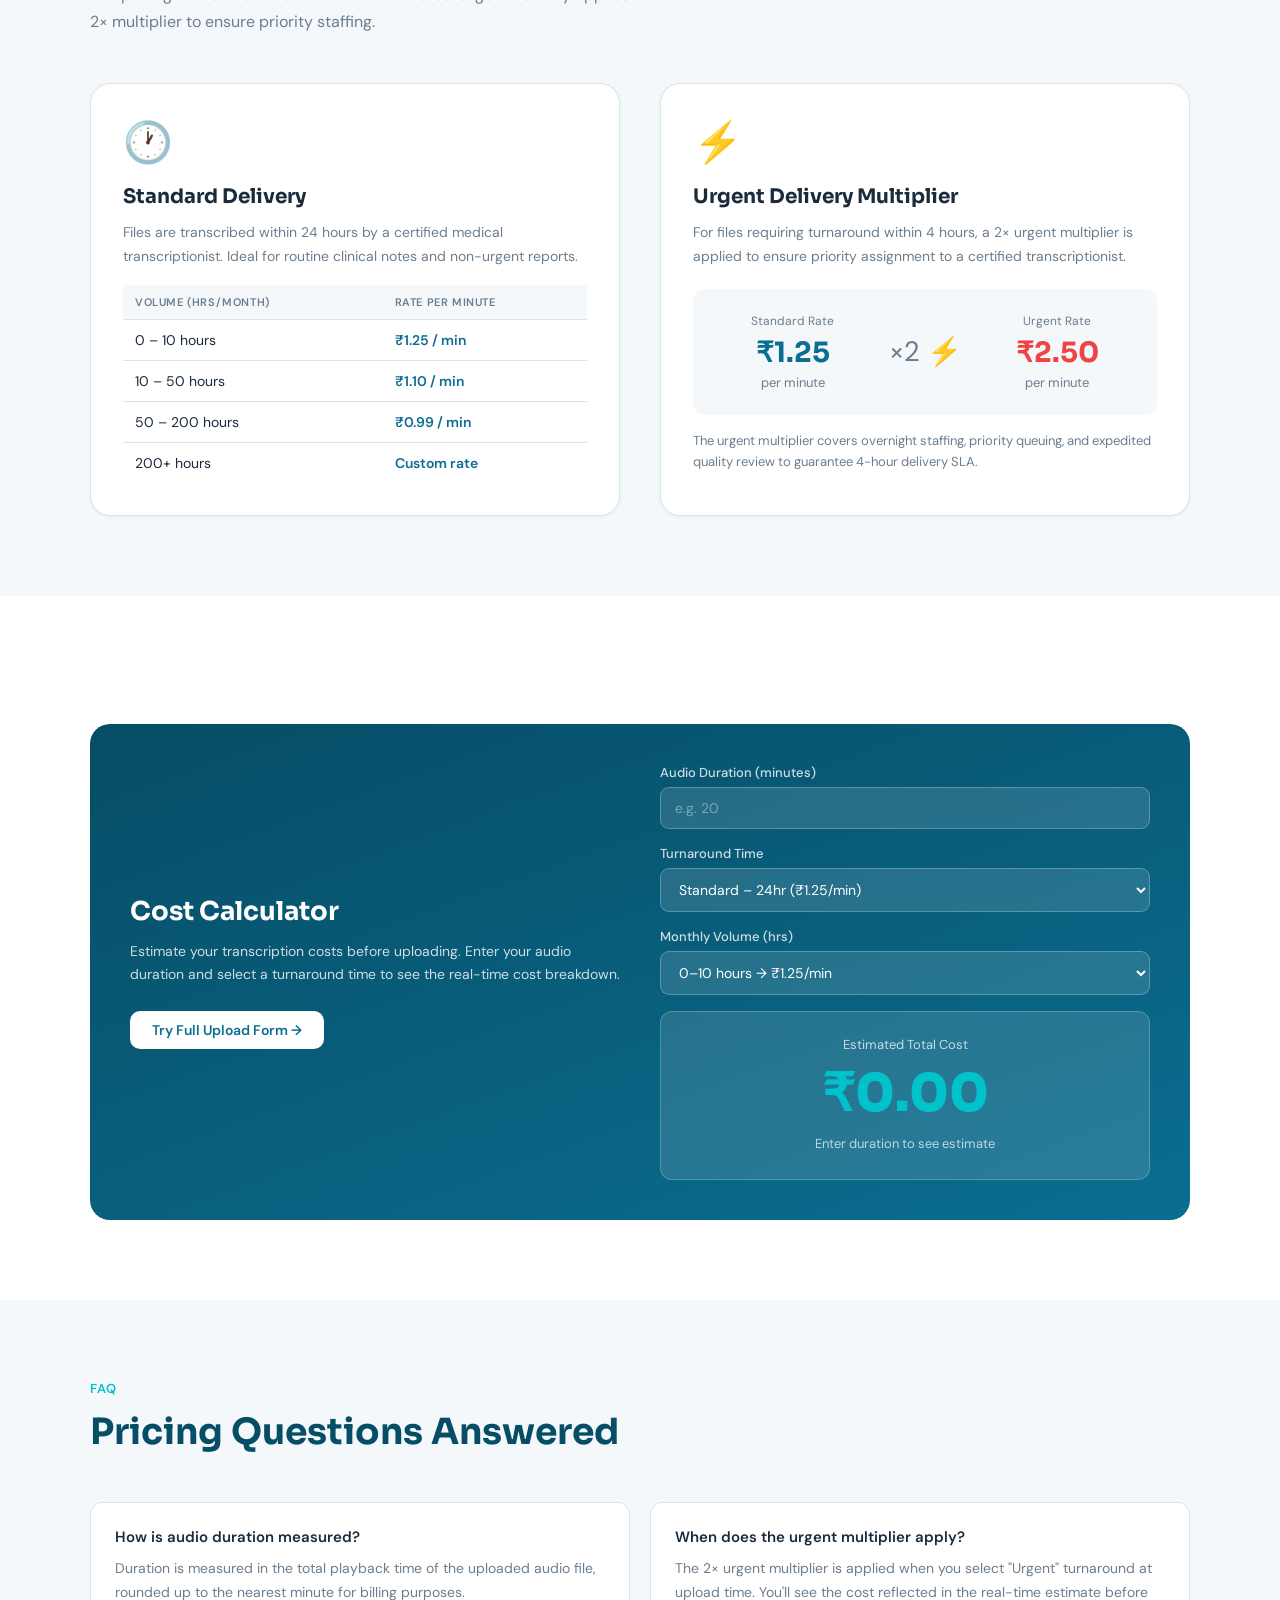
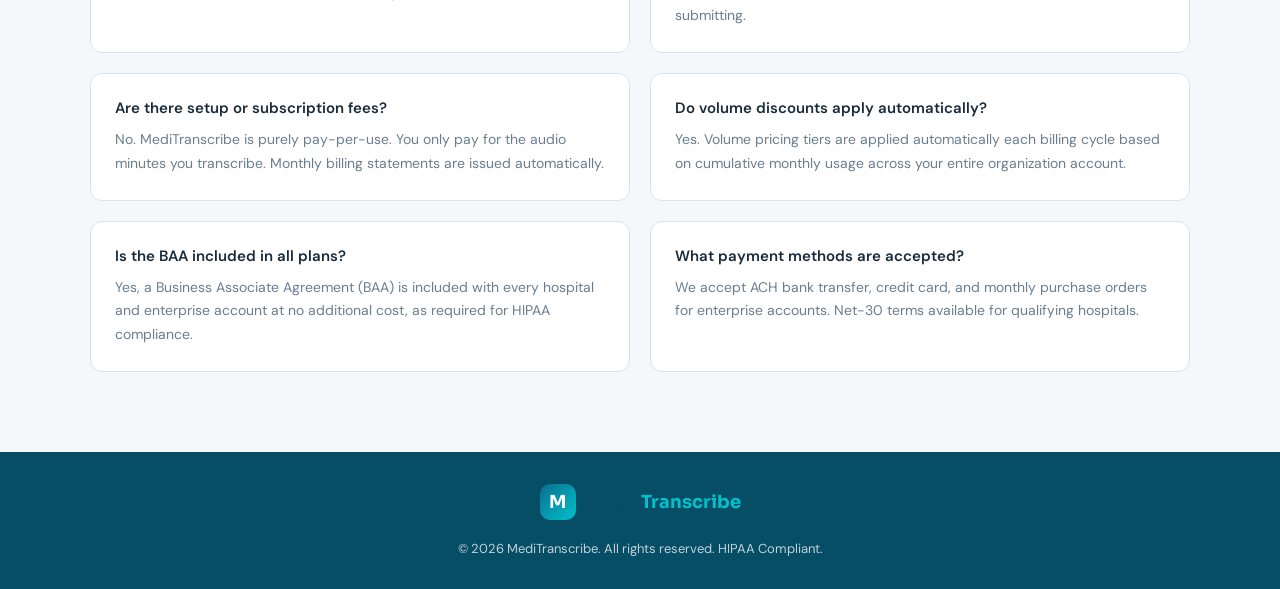
<file: Medical Transcription Portal/pricing.html>
<!DOCTYPE html>
<html lang="en">
<head>
<meta charset="UTF-8">
<meta name="viewport" content="width=device-width, initial-scale=1.0">
<title>Pricing – MediTranscribe</title>
<link rel="preconnect" href="https://fonts.googleapis.com">
<link href="https://fonts.googleapis.com/css2?family=Sora:wght@300;400;500;600;700&family=DM+Sans:ital,wght@0,300;0,400;0,500;1,300&display=swap" rel="stylesheet">
<link rel="stylesheet" href="pricing.css">
</head>
<body>

<nav>
  <div class="nav-inner">
    <a href="index.html" class="logo">
      <div class="logo-icon">M</div>
      <span class="logo-text">Medi<span>Transcribe</span></span>
    </a>
    <ul class="nav-links">
      <li><a href="index.html">Home</a></li>
      <li><a href="dashboard.html">Dashboard</a></li>
      <li><a href="upload.html">Upload</a></li>
      <li><a href="pricing.html" class="active">Pricing</a></li>
      <li><a href="agreement.html">Agreement</a></li>
    </ul>
    <div style="display:flex;gap:10px;">
      <a href="dashboard.html" class="btn btn-outline">Sign In</a>
      <a href="upload.html" class="btn btn-primary">Get Started</a>
    </div>
  </div>
</nav>

<div class="page-hero">
  <span class="section-label">Simple, Transparent Pricing</span>
  <h1>Per-Minute Pricing.<br>No Surprises.</h1>
  <p>Pay only for the audio minutes you transcribe. Choose Standard or Urgent delivery to fit your timeline and budget.</p>
</div>

<section>
  <div class="section-inner" style="text-align:center;">
    <span class="section-label">Service Plans</span>
    <h2 class="section-title" style="max-width:500px;margin:0 auto 12px;">Choose Your Plan</h2>
    <p class="section-sub" style="margin:0 auto;">All plans include HIPAA compliance, certified transcriptionists, and secure delivery.</p>
    <div class="plans-grid">
      <div class="plan-card">
        <div class="plan-icon">🏥</div>
        <div class="plan-name">Clinic</div>
        <div class="plan-desc">Perfect for small clinics and individual practices with moderate volume.</div>
        <div class="plan-price">
          <span class="price-dollar">₹</span>
          <span class="price-amount">1.25</span>
          <span class="price-unit">/ minute</span>
        </div>
        <ul class="plan-features">
          <li>Standard 24-hour delivery</li>
          <li>Up to 50 hrs/month audio</li>
          <li>Basic dashboard access</li>
          <li>Email support</li>
          <li>Signed BAA included</li>
          <li class="disabled">Priority queue access</li>
          <li class="disabled">API integration</li>
        </ul>
        <a href="upload.html" class="btn btn-outline" style="width:100%;justify-content:center;">Start Uploading</a>
      </div>

      <div class="plan-card featured">
        <div class="featured-badge">⭐ Most Popular</div>
        <div class="plan-icon">🏨</div>
        <div class="plan-name">Hospital</div>
        <div class="plan-desc">Designed for hospitals with high-volume, multi-department transcription needs.</div>
        <div class="plan-price">
          <span class="price-dollar">₹</span>
          <span class="price-amount">0.99</span>
          <span class="price-unit">/ minute</span>
        </div>
        <ul class="plan-features">
          <li>Standard 24-hour delivery</li>
          <li>Urgent 4-hour option (2× rate)</li>
          <li>Unlimited audio volume</li>
          <li>Full dashboard + analytics</li>
          <li>Priority queue access</li>
          <li>Dedicated support manager</li>
          <li>Signed BAA + audit logs</li>
        </ul>
        <a href="dashboard.html" class="btn btn-primary" style="width:100%;justify-content:center;">Access Dashboard →</a>
      </div>

      <div class="plan-card">
        <div class="plan-icon">🏢</div>
        <div class="plan-name">Enterprise</div>
        <div class="plan-desc">Custom solutions for large health networks and EHR system integrations.</div>
        <div class="plan-price">
          <span class="price-dollar" style="font-size:14px;color:var(--text-muted);">Custom</span>
          <span class="price-amount" style="font-size:36px;">Quote</span>
        </div>
        <ul class="plan-features">
          <li>Volume-based pricing</li>
          <li>All Hospital features included</li>
          <li>EHR / EMR API integration</li>
          <li>Custom turnaround SLAs</li>
          <li>White-label portal option</li>
          <li>On-site training available</li>
          <li>24/7 dedicated support</li>
        </ul>
        <a href="agreement.html" class="btn btn-outline" style="width:100%;justify-content:center;">Contact Sales</a>
      </div>
    </div>
  </div>
</section>

<section class="how-billing">
  <div class="section-inner">
    <span class="section-label">How Billing Works</span>
    <h2 class="section-title">Per-Minute Rate Structure</h2>
    <p class="section-sub">Our pricing is based on audio duration in minutes. Urgent delivery applies a 2× multiplier to ensure priority staffing.</p>
    <div class="billing-grid">
      <div class="billing-card">
        <div class="billing-card-icon">🕐</div>
        <h3>Standard Delivery</h3>
        <p>Files are transcribed within 24 hours by a certified medical transcriptionist. Ideal for routine clinical notes and non-urgent reports.</p>
        <table class="rate-table">
          <thead>
            <tr><th>Volume (hrs/month)</th><th>Rate per minute</th></tr>
          </thead>
          <tbody>
            <tr><td>0 – 10 hours</td><td style="font-weight:600;color:var(--primary);">₹1.25 / min</td></tr>
            <tr><td>10 – 50 hours</td><td style="font-weight:600;color:var(--primary);">₹1.10 / min</td></tr>
            <tr><td>50 – 200 hours</td><td style="font-weight:600;color:var(--primary);">₹0.99 / min</td></tr>
            <tr><td>200+ hours</td><td style="font-weight:600;color:var(--primary);">Custom rate</td></tr>
          </tbody>
        </table>
      </div>

      <div class="billing-card">
        <div class="billing-card-icon">⚡</div>
        <h3>Urgent Delivery Multiplier</h3>
        <p>For files requiring turnaround within 4 hours, a 2× urgent multiplier is applied to ensure priority assignment to a certified transcriptionist.</p>
        <div class="multiplier-visual">
          <div class="mult-box">
            <div class="mult-label">Standard Rate</div>
            <div class="mult-value" style="color:var(--primary);">₹1.25</div>
            <div class="mult-rate">per minute</div>
          </div>
          <div class="mult-arrow">×2 ⚡</div>
          <div class="mult-box">
            <div class="mult-label">Urgent Rate</div>
            <div class="mult-value" style="color:var(--danger);">₹2.50</div>
            <div class="mult-rate">per minute</div>
          </div>
        </div>
        <div style="margin-top:16px;font-size:13px;color:var(--text-muted);line-height:1.6;">
          The urgent multiplier covers overnight staffing, priority queuing, and expedited quality review to guarantee 4-hour delivery SLA.
        </div>
      </div>
    </div>
  </div>
</section>

<section class="calculator-section">
  <div class="section-inner">
    <div class="calc-card">
      <div>
        <h3>Cost Calculator</h3>
        <p>Estimate your transcription costs before uploading. Enter your audio duration and select a turnaround time to see the real-time cost breakdown.</p>
        <a href="upload.html" class="btn" style="background:white;color:var(--primary);font-weight:600;">Try Full Upload Form →</a>
      </div>
      <div>
        <div class="calc-form">
          <div class="calc-row">
            <label class="calc-label">Audio Duration (minutes)</label>
            <input type="number" class="calc-input" id="calcDuration" placeholder="e.g. 20" min="1" oninput="calcEstimate()">
          </div>
          <div class="calc-row">
            <label class="calc-label">Turnaround Time</label>
            <select class="calc-select" id="calcType" onchange="calcEstimate()">
              <option value="standard">Standard – 24hr (₹1.25/min)</option>
              <option value="urgent">Urgent – 4hr (₹2.50/min × 2)</option>
            </select>
          </div>
          <div class="calc-row">
            <label class="calc-label">Monthly Volume (hrs)</label>
            <select class="calc-select" id="calcVolume" onchange="calcEstimate()">
              <option value="1.25">0–10 hours → ₹1.25/min</option>
              <option value="1.10">10–50 hours → ₹1.10/min</option>
              <option value="0.99">50–200 hours → ₹0.99/min</option>
            </select>
          </div>
        </div>
        <div class="calc-result">
          <div class="calc-result-label">Estimated Total Cost</div>
          <div class="calc-result-price" id="calcResult">₹0.00</div>
          <div class="calc-result-breakdown" id="calcBreakdown">Enter duration to see estimate</div>
        </div>
      </div>
    </div>
  </div>
</section>

<section class="faq-section">
  <div class="section-inner">
    <span class="section-label">FAQ</span>
    <h2 class="section-title">Pricing Questions Answered</h2>
    <div class="faq-grid">
      <div class="faq-item">
        <div class="faq-q">How is audio duration measured?</div>
        <div class="faq-a">Duration is measured in the total playback time of the uploaded audio file, rounded up to the nearest minute for billing purposes.</div>
      </div>
      <div class="faq-item">
        <div class="faq-q">When does the urgent multiplier apply?</div>
        <div class="faq-a">The 2× urgent multiplier is applied when you select "Urgent" turnaround at upload time. You'll see the cost reflected in the real-time estimate before submitting.</div>
      </div>
      <div class="faq-item">
        <div class="faq-q">Are there setup or subscription fees?</div>
        <div class="faq-a">No. MediTranscribe is purely pay-per-use. You only pay for the audio minutes you transcribe. Monthly billing statements are issued automatically.</div>
      </div>
      <div class="faq-item">
        <div class="faq-q">Do volume discounts apply automatically?</div>
        <div class="faq-a">Yes. Volume pricing tiers are applied automatically each billing cycle based on cumulative monthly usage across your entire organization account.</div>
      </div>
      <div class="faq-item">
        <div class="faq-q">Is the BAA included in all plans?</div>
        <div class="faq-a">Yes, a Business Associate Agreement (BAA) is included with every hospital and enterprise account at no additional cost, as required for HIPAA compliance.</div>
      </div>
      <div class="faq-item">
        <div class="faq-q">What payment methods are accepted?</div>
        <div class="faq-a">We accept ACH bank transfer, credit card, and monthly purchase orders for enterprise accounts. Net-30 terms available for qualifying hospitals.</div>
      </div>
    </div>
  </div>
</section>

<footer>
  <div style="max-width:1100px;margin:0 auto;">
    <a href="index.html" class="logo">
      <div class="logo-icon" style="margin-right:8px;">M</div>
      <span class="logo-text">Medi<span>Transcribe</span></span>
    </a>
    <p style="margin-top:8px;">© 2026 MediTranscribe. All rights reserved. HIPAA Compliant.</p>
  </div>
</footer>

<script src="pricing.js"></script>
</body>
</html>
</file>
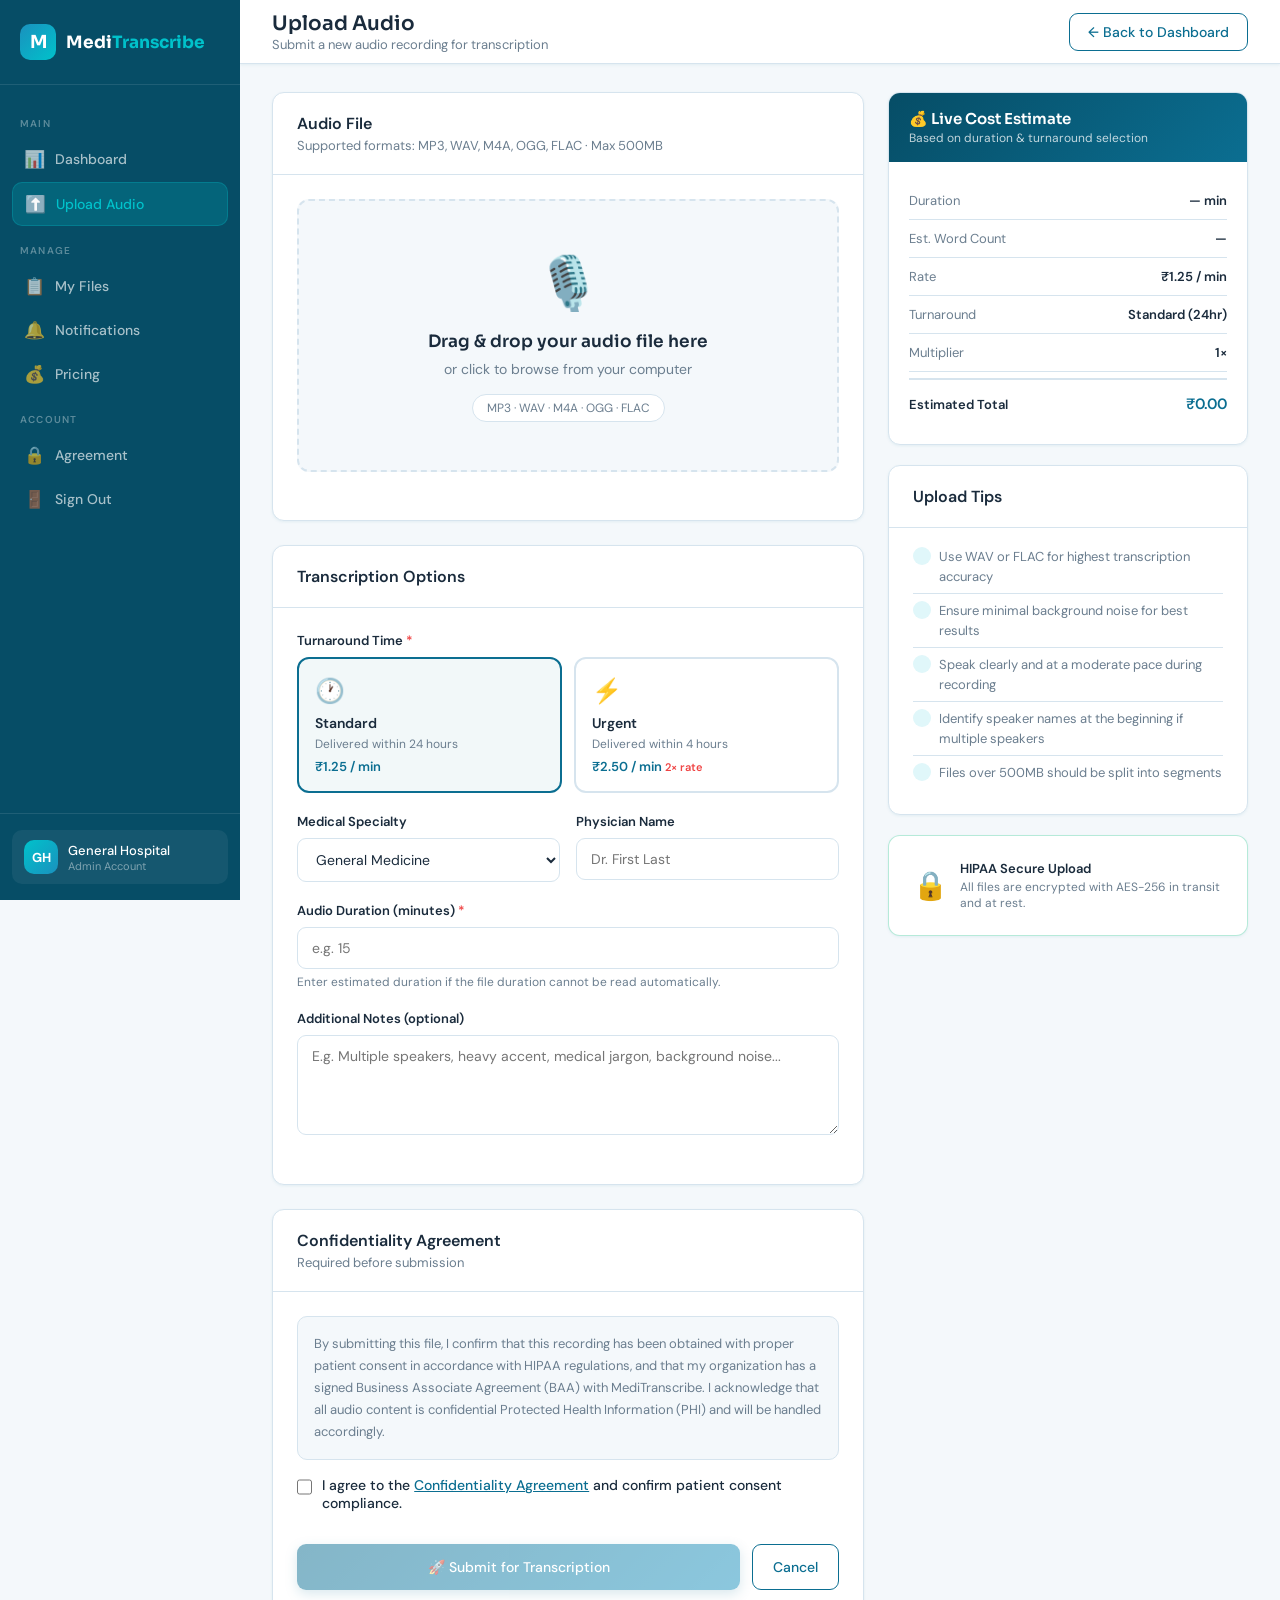
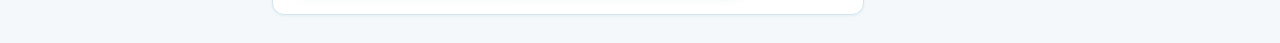
<file: Medical Transcription Portal/upload.html>
<!DOCTYPE html>
<html lang="en">
<head>
<meta charset="UTF-8">
<meta name="viewport" content="width=device-width, initial-scale=1.0">
<title>Upload Audio – MediTranscribe</title>
<link rel="preconnect" href="https://fonts.googleapis.com">
<link href="https://fonts.googleapis.com/css2?family=Sora:wght@300;400;500;600;700&family=DM+Sans:ital,wght@0,300;0,400;0,500;1,300&display=swap" rel="stylesheet">
<link rel="stylesheet" href="upload.css">
</head>
<body>

<aside class="sidebar">
  <a href="index.html" class="sidebar-logo">
    <div class="logo-icon">M</div>
    <span class="logo-text">Medi<span>Transcribe</span></span>
  </a>
  <nav class="sidebar-nav">
    <div class="sidebar-section">Main</div>
    <a href="dashboard.html"><span>📊</span> Dashboard</a>
    <a href="upload.html" class="active"><span>⬆️</span> Upload Audio</a>
    <div class="sidebar-section">Manage</div>
    <a href="dashboard.html"><span>📋</span> My Files</a>
    <a href="dashboard.html"><span>🔔</span> Notifications</a>
    <a href="pricing.html"><span>💰</span> Pricing</a>
    <div class="sidebar-section">Account</div>
    <a href="agreement.html"><span>🔒</span> Agreement</a>
    <a href="index.html"><span>🚪</span> Sign Out</a>
  </nav>
  <div class="sidebar-bottom">
    <div class="user-info">
      <div class="user-avatar">GH</div>
      <div>
        <div class="user-name">General Hospital</div>
        <div class="user-role">Admin Account</div>
      </div>
    </div>
  </div>
</aside>

<div class="main">
  <header class="topbar">
    <div class="topbar-title">
      <h1>Upload Audio</h1>
      <p>Submit a new audio recording for transcription</p>
    </div>
    <a href="dashboard.html" class="btn btn-outline">← Back to Dashboard</a>
  </header>

  <main class="content">
    <div class="upload-layout">

      <div>
        <div class="card" style="margin-bottom:24px;">
          <div class="card-header">
            <div class="card-title">Audio File</div>
            <div class="card-sub">Supported formats: MP3, WAV, M4A, OGG, FLAC · Max 500MB</div>
          </div>
          <div class="card-body">
            <div class="drop-zone" id="dropZone" onclick="document.getElementById('audioFile').click()">
              <span class="drop-icon">🎙️</span>
              <div class="drop-title" id="dropTitle">Drag & drop your audio file here</div>
              <div class="drop-sub" id="dropSub">or click to browse from your computer</div>
              <span class="drop-formats">MP3 · WAV · M4A · OGG · FLAC</span>
            </div>
            <div class="file-preview" id="filePreview">
              <div class="file-prev-icon">🎙️</div>
              <div class="file-prev-info">
                <div class="file-prev-name" id="prevName">—</div>
                <div class="file-prev-meta" id="prevMeta">—</div>
              </div>
              <button class="btn btn-outline" style="padding:7px 12px;font-size:13px;" onclick="clearFile()">✕ Remove</button>
            </div>
            <div class="error-msg" id="fileError">⚠️ Invalid file type or size exceeded.</div>
          </div>
        </div>

        <div class="card" style="margin-bottom:24px;">
          <div class="card-header">
            <div class="card-title">Transcription Options</div>
          </div>
          <div class="card-body">
            <div class="form-group">
              <label class="form-label">Turnaround Time <span>*</span></label>
              <div class="turnaround-options">
                <div class="turnaround-option">
                  <input type="radio" name="turnaround" id="standard" value="standard" checked onchange="updateEstimate()">
                  <label class="turnaround-label" for="standard">
                    <div class="turnaround-icon">🕐</div>
                    <div class="turnaround-name">Standard</div>
                    <div class="turnaround-time">Delivered within 24 hours</div>
                    <div class="turnaround-price">₹1.25 / min</div>
                  </label>
                </div>
                <div class="turnaround-option">
                  <input type="radio" name="turnaround" id="urgent" value="urgent" onchange="updateEstimate()">
                  <label class="turnaround-label" for="urgent">
                    <div class="turnaround-icon">⚡</div>
                    <div class="turnaround-name">Urgent</div>
                    <div class="turnaround-time">Delivered within 4 hours</div>
                    <div class="turnaround-price">₹2.50 / min <span style="font-size:11px;color:var(--danger)">2× rate</span></div>
                  </label>
                </div>
              </div>
            </div>

            <div class="form-row">
              <div class="form-group">
                <label class="form-label" for="specialty">Medical Specialty</label>
                <select class="form-select" id="specialty">
                  <option>General Medicine</option>
                  <option>Cardiology</option>
                  <option>Neurology</option>
                  <option>Orthopedics</option>
                  <option>Oncology</option>
                  <option>Radiology</option>
                  <option>Psychiatry</option>
                  <option>Pediatrics</option>
                  <option>Other</option>
                </select>
              </div>
              <div class="form-group">
                <label class="form-label" for="physician">Physician Name</label>
                <input type="text" class="form-input" id="physician" placeholder="Dr. First Last">
              </div>
            </div>

            <div class="form-group">
              <label class="form-label" for="audioDuration">Audio Duration (minutes) <span>*</span></label>
              <input type="number" class="form-input" id="audioDuration" placeholder="e.g. 15" min="1" max="600" oninput="updateEstimate()">
              <div style="font-size:12px;color:var(--text-muted);margin-top:5px;">Enter estimated duration if the file duration cannot be read automatically.</div>
            </div>

            <div class="form-group">
              <label class="form-label" for="notes">Additional Notes (optional)</label>
              <textarea class="form-textarea" id="notes" placeholder="E.g. Multiple speakers, heavy accent, medical jargon, background noise..."></textarea>
            </div>
          </div>
        </div>

        <div class="card">
          <div class="card-header">
            <div class="card-title">Confidentiality Agreement</div>
            <div class="card-sub">Required before submission</div>
          </div>
          <div class="card-body">
            <div style="background:var(--surface);border-radius:10px;padding:16px;font-size:13px;color:var(--text-muted);line-height:1.7;margin-bottom:16px;border:1px solid var(--border);">
              By submitting this file, I confirm that this recording has been obtained with proper patient consent in accordance with HIPAA regulations, and that my organization has a signed Business Associate Agreement (BAA) with MediTranscribe. I acknowledge that all audio content is confidential Protected Health Information (PHI) and will be handled accordingly.
            </div>
            <label style="display:flex;align-items:flex-start;gap:10px;cursor:pointer;">
              <input type="checkbox" id="agreeCheck" style="margin-top:3px;width:16px;height:16px;accent-color:var(--primary);" onchange="updateSubmitState()">
              <span style="font-size:14px;font-weight:500;">I agree to the <a href="agreement.html" style="color:var(--primary);">Confidentiality Agreement</a> and confirm patient consent compliance.</span>
            </label>
            <div class="error-msg" id="agreeError">⚠️ You must accept the confidentiality agreement to proceed.</div>
          </div>
          <div style="padding:0 24px 24px;">
            <div class="submit-section">
              <button class="btn btn-primary" id="submitBtn" onclick="submitForm()" style="flex:1;justify-content:center;padding:13px;" disabled>
                🚀 Submit for Transcription
              </button>
              <a href="dashboard.html" class="btn btn-outline" style="padding:13px 20px;">Cancel</a>
            </div>
          </div>
        </div>
      </div>

      <div class="estimate-panel">
        <div class="estimate-card">
          <div class="estimate-header">
            <h3>💰 Live Cost Estimate</h3>
            <p>Based on duration & turnaround selection</p>
          </div>
          <div class="estimate-body">
            <div class="estimate-row">
              <span class="estimate-key">Duration</span>
              <span class="estimate-val" id="estDuration">— min</span>
            </div>
            <div class="estimate-row">
              <span class="estimate-key">Est. Word Count</span>
              <span class="estimate-val" id="estWords">—</span>
            </div>
            <div class="estimate-row">
              <span class="estimate-key">Rate</span>
              <span class="estimate-val" id="estRate">₹1.25 / min</span>
            </div>
            <div class="estimate-row">
              <span class="estimate-key">Turnaround</span>
              <span class="estimate-val" id="estTurnaround">Standard (24hr)</span>
            </div>
            <div class="estimate-row">
              <span class="estimate-key">Multiplier</span>
              <span class="estimate-val" id="estMultiplier">1×</span>
            </div>
            <div class="estimate-row" style="margin-top:6px;padding-top:14px;border-top:2px solid var(--border);">
              <span class="estimate-key" style="font-weight:600;color:var(--text);">Estimated Total</span>
              <span class="estimate-val estimate-total" id="estTotal">₹0.00</span>
            </div>
          </div>
        </div>

        <div class="card">
          <div class="card-header">
            <div class="card-title">Upload Tips</div>
          </div>
          <div class="card-body" style="padding-top:12px;">
            <ul class="tips-list">
              <li>Use WAV or FLAC for highest transcription accuracy</li>
              <li>Ensure minimal background noise for best results</li>
              <li>Speak clearly and at a moderate pace during recording</li>
              <li>Identify speaker names at the beginning if multiple speakers</li>
              <li>Files over 500MB should be split into segments</li>
            </ul>
          </div>
        </div>

        <div class="card" style="border-color:rgba(16,185,129,0.3);">
          <div class="card-body" style="display:flex;align-items:center;gap:12px;">
            <div style="font-size:28px;">🔒</div>
            <div>
              <div style="font-size:13px;font-weight:600;color:var(--text);">HIPAA Secure Upload</div>
              <div style="font-size:12px;color:var(--text-muted);margin-top:2px;">All files are encrypted with AES-256 in transit and at rest.</div>
            </div>
          </div>
        </div>
      </div>

    </div>
  </main>
</div>

<div class="success-overlay" id="successOverlay">
  <div class="success-modal">
    <div class="success-icon">🎉</div>
    <h2>Submission Successful!</h2>
    <p>Your audio file has been securely uploaded and queued for transcription. You'll receive an email notification when your transcript is ready.</p>
    <div class="success-ref" id="refNumber">REF-MT-000000</div>
    <div style="display:flex;gap:12px;justify-content:center;">
      <a href="dashboard.html" class="btn btn-primary">View Dashboard</a>
      <button class="btn btn-outline" onclick="closeSuccess()">Upload Another</button>
    </div>
  </div>
</div>

<script src="upload.js"></script>
</body>
</html>
</file>
<file: Medical Transcription Portal/style.css>
:root {
    --primary: #0B6E91;
    --primary-light: #1A91BE;
    --primary-dark: #064d66;
    --accent: #00C2CB;
    --accent-soft: #E0F7FA;
    --surface: #F4F8FB;
    --surface-2: #EAF2F8;
    --white: #FFFFFF;
    --text: #1A2B3C;
    --text-muted: #6B7E8F;
    --border: #D6E4EE;
    --success: #10B981;
    --warning: #F59E0B;
    --shadow-sm: 0 1px 3px rgba(11,110,145,0.08), 0 1px 2px rgba(11,110,145,0.06);
    --shadow-md: 0 4px 16px rgba(11,110,145,0.12), 0 2px 6px rgba(11,110,145,0.08);
    --shadow-lg: 0 10px 40px rgba(11,110,145,0.15), 0 4px 12px rgba(11,110,145,0.1);
    --radius: 12px;
    --radius-lg: 20px;
  }

  * { margin: 0; padding: 0; box-sizing: border-box; }

  html { scroll-behavior: smooth; }

  body {
    font-family: 'DM Sans', sans-serif;
    color: var(--text);
    background: var(--white);
    overflow-x: hidden;
  }

  h1, h2, h3, h4 { font-family: 'Sora', sans-serif; }

  nav {
    position: fixed;
    top: 0; left: 0; right: 0;
    z-index: 1000;
    background: rgba(255,255,255,0.95);
    backdrop-filter: blur(12px);
    border-bottom: 1px solid var(--border);
    box-shadow: var(--shadow-sm);
  }

  .nav-inner {
    max-width: 1200px;
    margin: 0 auto;
    padding: 0 24px;
    height: 68px;
    display: flex;
    align-items: center;
    justify-content: space-between;
  }

  .logo {
    display: flex;
    align-items: center;
    gap: 10px;
    text-decoration: none;
    color: var(--primary-dark);
  }

  .logo-icon {
    width: 36px; height: 36px;
    background: linear-gradient(135deg, var(--primary), var(--accent));
    border-radius: 10px;
    display: flex;
    align-items: center;
    justify-content: center;
    color: white;
    font-size: 18px;
    font-weight: 700;
    font-family: 'Sora', sans-serif;
  }

  .logo-text { font-family: 'Sora', sans-serif; font-size: 18px; font-weight: 700; }
  .logo-text span { color: var(--accent); }

  .nav-links {
    display: flex;
    align-items: center;
    gap: 8px;
    list-style: none;
  }

  .nav-links a {
    text-decoration: none;
    color: var(--text-muted);
    font-size: 14px;
    font-weight: 500;
    padding: 8px 14px;
    border-radius: 8px;
    transition: all 0.2s;
  }

  .nav-links a:hover, .nav-links a.active {
    color: var(--primary);
    background: var(--accent-soft);
  }

  .btn {
    display: inline-flex;
    align-items: center;
    gap: 8px;
    padding: 10px 22px;
    border-radius: 10px;
    font-family: 'DM Sans', sans-serif;
    font-size: 14px;
    font-weight: 500;
    cursor: pointer;
    transition: all 0.25s;
    text-decoration: none;
    border: none;
  }

  .btn-primary {
    background: linear-gradient(135deg, var(--primary), var(--primary-light));
    color: white;
    box-shadow: 0 4px 14px rgba(11,110,145,0.35);
  }

  .btn-primary:hover {
    transform: translateY(-2px);
    box-shadow: 0 8px 24px rgba(11,110,145,0.4);
  }

  .btn-outline {
    background: transparent;
    color: var(--primary);
    border: 1.5px solid var(--primary);
  }

  .btn-outline:hover {
    background: var(--accent-soft);
    transform: translateY(-2px);
  }

  .btn-lg { padding: 14px 32px; font-size: 16px; border-radius: 12px; }

  .btn-accent {
    background: linear-gradient(135deg, var(--accent), #00A8B0);
    color: white;
    box-shadow: 0 4px 14px rgba(0,194,203,0.35);
  }

  .btn-accent:hover {
    transform: translateY(-2px);
    box-shadow: 0 8px 24px rgba(0,194,203,0.45);
  }

  @keyframes fadeInUp {
    from { opacity: 0; transform: translateY(30px); }
    to { opacity: 1; transform: translateY(0); }
  }

  @keyframes fadeIn {
    from { opacity: 0; }
    to { opacity: 1; }
  }

  @keyframes float {
    0%, 100% { transform: translateY(0); }
    50% { transform: translateY(-12px); }
  }

  @keyframes pulse-ring {
    0% { transform: scale(0.9); opacity: 1; }
    100% { transform: scale(1.4); opacity: 0; }
  }

  .hero {
    min-height: 100vh;
    background: linear-gradient(160deg, #F0F8FC 0%, #E6F4FA 40%, #F4F8FB 100%);
    display: flex;
    align-items: center;
    padding: 100px 24px 60px;
    position: relative;
    overflow: hidden;
  }

  .hero::before {
    content: '';
    position: absolute;
    width: 600px; height: 600px;
    background: radial-gradient(circle, rgba(0,194,203,0.12) 0%, transparent 70%);
    top: -100px; right: -100px;
    border-radius: 50%;
  }

  .hero::after {
    content: '';
    position: absolute;
    width: 400px; height: 400px;
    background: radial-gradient(circle, rgba(11,110,145,0.08) 0%, transparent 70%);
    bottom: -50px; left: -50px;
    border-radius: 50%;
  }

  .hero-inner {
    max-width: 1200px;
    margin: 0 auto;
    display: grid;
    grid-template-columns: 1fr 1fr;
    gap: 60px;
    align-items: center;
    position: relative;
    z-index: 1;
  }

  .hero-badge {
    display: inline-flex;
    align-items: center;
    gap: 8px;
    background: rgba(0,194,203,0.12);
    border: 1px solid rgba(0,194,203,0.3);
    color: var(--primary);
    padding: 6px 14px;
    border-radius: 50px;
    font-size: 13px;
    font-weight: 500;
    margin-bottom: 24px;
    animation: fadeInUp 0.6s ease both;
  }

  .hero-badge::before {
    content: '';
    width: 8px; height: 8px;
    background: var(--accent);
    border-radius: 50%;
  }

  .hero h1 {
    font-size: clamp(36px, 5vw, 56px);
    font-weight: 700;
    line-height: 1.15;
    color: var(--primary-dark);
    margin-bottom: 20px;
    animation: fadeInUp 0.6s ease 0.1s both;
  }

  .hero h1 span {
    background: linear-gradient(135deg, var(--primary), var(--accent));
    -webkit-background-clip: text;
    -webkit-text-fill-color: transparent;
    background-clip: text;
  }

  .hero p {
    font-size: 17px;
    line-height: 1.7;
    color: var(--text-muted);
    margin-bottom: 36px;
    max-width: 500px;
    animation: fadeInUp 0.6s ease 0.2s both;
  }

  .hero-actions {
    display: flex;
    gap: 14px;
    flex-wrap: wrap;
    animation: fadeInUp 0.6s ease 0.3s both;
  }

  .hero-stats {
    display: flex;
    gap: 32px;
    margin-top: 48px;
    animation: fadeInUp 0.6s ease 0.4s both;
  }

  .stat { text-align: left; }

  .stat-number {
    font-family: 'Sora', sans-serif;
    font-size: 28px;
    font-weight: 700;
    color: var(--primary);
  }

  .stat-label {
    font-size: 13px;
    color: var(--text-muted);
    margin-top: 2px;
  }

  .hero-visual {
    position: relative;
    display: flex;
    align-items: center;
    justify-content: center;
    animation: fadeIn 0.8s ease 0.4s both;
  }

  .hero-card {
    background: var(--white);
    border-radius: var(--radius-lg);
    box-shadow: var(--shadow-lg);
    padding: 28px;
    width: 100%;
    max-width: 380px;
    animation: float 6s ease-in-out infinite;
  }

  .hero-card-header {
    display: flex;
    align-items: center;
    gap: 12px;
    margin-bottom: 20px;
  }

  .hero-card-icon {
    width: 44px; height: 44px;
    background: var(--accent-soft);
    border-radius: 12px;
    display: flex;
    align-items: center;
    justify-content: center;
    font-size: 22px;
  }

  .hero-card-title {
    font-family: 'Sora', sans-serif;
    font-weight: 600;
    font-size: 15px;
    color: var(--text);
  }

  .hero-card-sub {
    font-size: 12px;
    color: var(--text-muted);
  }

  .waveform {
    background: var(--surface);
    border-radius: 10px;
    height: 60px;
    margin-bottom: 16px;
    display: flex;
    align-items: center;
    justify-content: center;
    gap: 3px;
    padding: 0 16px;
    overflow: hidden;
  }

  .wave-bar {
    width: 3px;
    background: linear-gradient(to top, var(--primary), var(--accent));
    border-radius: 3px;
    animation: waveAnim 1.2s ease-in-out infinite;
  }

  @keyframes waveAnim {
    0%, 100% { height: 8px; }
    50% { height: 36px; }
  }

  .card-meta {
    display: grid;
    grid-template-columns: 1fr 1fr;
    gap: 10px;
    margin-bottom: 16px;
  }

  .card-meta-item {
    background: var(--surface);
    border-radius: 8px;
    padding: 10px;
  }

  .card-meta-label { font-size: 11px; color: var(--text-muted); margin-bottom: 3px; }
  .card-meta-value { font-size: 14px; font-weight: 600; color: var(--text); }

  .status-badge {
    display: inline-flex;
    align-items: center;
    gap: 6px;
    font-size: 12px;
    font-weight: 500;
    padding: 4px 10px;
    border-radius: 50px;
    background: rgba(16,185,129,0.1);
    color: var(--success);
  }

  .status-dot {
    width: 7px; height: 7px;
    background: var(--success);
    border-radius: 50%;
    position: relative;
  }

  .status-dot::after {
    content: '';
    position: absolute;
    inset: -3px;
    border: 2px solid var(--success);
    border-radius: 50%;
    animation: pulse-ring 1.5s ease infinite;
  }

  .floating-chip {
    position: absolute;
    background: white;
    border-radius: 12px;
    box-shadow: var(--shadow-md);
    padding: 10px 14px;
    display: flex;
    align-items: center;
    gap: 8px;
    font-size: 13px;
    font-weight: 500;
  }

  .chip-1 { top: -20px; right: -30px; animation: float 5s ease-in-out infinite 1s; }
  .chip-2 { bottom: -10px; left: -30px; animation: float 5s ease-in-out infinite 2s; }

  .section {
    padding: 90px 24px;
  }

  .section-inner {
    max-width: 1200px;
    margin: 0 auto;
  }

  .section-label {
    font-size: 13px;
    font-weight: 600;
    letter-spacing: 1px;
    text-transform: uppercase;
    color: var(--accent);
    margin-bottom: 12px;
    display: block;
  }

  .section-title {
    font-family: 'Sora', sans-serif;
    font-size: clamp(28px, 4vw, 40px);
    font-weight: 700;
    color: var(--primary-dark);
    margin-bottom: 16px;
  }

  .section-sub {
    font-size: 16px;
    color: var(--text-muted);
    line-height: 1.7;
    max-width: 560px;
    margin-bottom: 56px;
  }

  .features-grid {
    display: grid;
    grid-template-columns: repeat(3, 1fr);
    gap: 24px;
  }

  .feature-card {
    background: var(--white);
    border: 1px solid var(--border);
    border-radius: var(--radius-lg);
    padding: 28px;
    transition: all 0.3s;
    position: relative;
    overflow: hidden;
  }

  .feature-card::before {
    content: '';
    position: absolute;
    top: 0; left: 0; right: 0;
    height: 3px;
    background: linear-gradient(90deg, var(--primary), var(--accent));
    transform: scaleX(0);
    transition: transform 0.3s;
    transform-origin: left;
  }

  .feature-card:hover {
    transform: translateY(-6px);
    box-shadow: var(--shadow-lg);
    border-color: var(--primary-light);
  }

  .feature-card:hover::before { transform: scaleX(1); }

  .feature-icon {
    width: 52px; height: 52px;
    border-radius: 14px;
    display: flex;
    align-items: center;
    justify-content: center;
    font-size: 24px;
    margin-bottom: 18px;
  }

  .icon-blue { background: rgba(11,110,145,0.1); }
  .icon-cyan { background: rgba(0,194,203,0.1); }
  .icon-green { background: rgba(16,185,129,0.1); }
  .icon-orange { background: rgba(245,158,11,0.1); }
  .icon-purple { background: rgba(139,92,246,0.1); }
  .icon-pink { background: rgba(236,72,153,0.1); }

  .feature-title {
    font-family: 'Sora', sans-serif;
    font-size: 17px;
    font-weight: 600;
    color: var(--text);
    margin-bottom: 10px;
  }

  .feature-desc { font-size: 14px; color: var(--text-muted); line-height: 1.65; }

  .process-section { background: var(--surface); }

  .steps-grid {
    display: grid;
    grid-template-columns: repeat(4, 1fr);
    gap: 24px;
    position: relative;
  }

  .steps-grid::before {
    content: '';
    position: absolute;
    top: 28px;
    left: calc(12.5% + 28px);
    right: calc(12.5% + 28px);
    height: 2px;
    background: linear-gradient(90deg, var(--primary), var(--accent));
    z-index: 0;
  }

  .step-card {
    text-align: center;
    position: relative;
    z-index: 1;
  }

  .step-num {
    width: 56px; height: 56px;
    background: linear-gradient(135deg, var(--primary), var(--primary-light));
    border-radius: 50%;
    display: flex;
    align-items: center;
    justify-content: center;
    color: white;
    font-family: 'Sora', sans-serif;
    font-weight: 700;
    font-size: 18px;
    margin: 0 auto 20px;
    box-shadow: 0 4px 14px rgba(11,110,145,0.35);
  }

  .step-title {
    font-family: 'Sora', sans-serif;
    font-size: 16px;
    font-weight: 600;
    color: var(--text);
    margin-bottom: 10px;
  }

  .step-desc { font-size: 14px; color: var(--text-muted); line-height: 1.6; }

  .trust-section {
    background: linear-gradient(160deg, var(--primary-dark), var(--primary));
    color: white;
    text-align: center;
  }

  .trust-section .section-title { color: white; }
  .trust-section .section-sub { color: rgba(255,255,255,0.7); max-width: 600px; margin: 0 auto 48px; }

  .trust-badges {
    display: flex;
    justify-content: center;
    gap: 24px;
    flex-wrap: wrap;
    margin-bottom: 48px;
  }

  .trust-badge {
    background: rgba(255,255,255,0.1);
    border: 1px solid rgba(255,255,255,0.2);
    border-radius: var(--radius);
    padding: 16px 24px;
    display: flex;
    align-items: center;
    gap: 10px;
    font-size: 14px;
    font-weight: 500;
    backdrop-filter: blur(8px);
  }

  .cta-section {
    padding: 90px 24px;
    text-align: center;
    background: var(--surface);
  }

  .cta-section .section-title { margin-bottom: 16px; }
  .cta-section .section-sub { margin: 0 auto 36px; max-width: 560px; }

  .cta-actions { display: flex; justify-content: center; gap: 14px; flex-wrap: wrap; }

  footer {
    background: var(--primary-dark);
    color: rgba(255,255,255,0.75);
    padding: 48px 24px 28px;
  }

  .footer-inner {
    max-width: 1200px;
    margin: 0 auto;
    display: grid;
    grid-template-columns: 2fr 1fr 1fr 1fr;
    gap: 40px;
    margin-bottom: 40px;
  }

  .footer-brand .logo-text { color: white; font-size: 20px; }
  .footer-brand p { font-size: 14px; line-height: 1.7; margin-top: 12px; }

  .footer-col h4 {
    font-family: 'Sora', sans-serif;
    font-size: 14px;
    font-weight: 600;
    color: white;
    margin-bottom: 16px;
  }

  .footer-col ul { list-style: none; }
  .footer-col ul li { margin-bottom: 10px; }
  .footer-col ul li a {
    color: rgba(255,255,255,0.65);
    text-decoration: none;
    font-size: 14px;
    transition: color 0.2s;
  }
  .footer-col ul li a:hover { color: var(--accent); }

  .footer-bottom {
    max-width: 1200px;
    margin: 0 auto;
    padding-top: 24px;
    border-top: 1px solid rgba(255,255,255,0.1);
    display: flex;
    justify-content: space-between;
    align-items: center;
    font-size: 13px;
  }

  .hipaa-badge {
    display: inline-flex;
    align-items: center;
    gap: 6px;
    background: rgba(16,185,129,0.2);
    border: 1px solid rgba(16,185,129,0.4);
    color: #34D399;
    padding: 4px 12px;
    border-radius: 50px;
    font-size: 12px;
    font-weight: 500;
  }
</file>
<file: Medical Transcription Portal/agreement.css>
:root {
    --primary: #0B6E91;
    --primary-light: #1A91BE;
    --primary-dark: #064d66;
    --accent: #00C2CB;
    --accent-soft: #E0F7FA;
    --surface: #F4F8FB;
    --white: #FFFFFF;
    --text: #1A2B3C;
    --text-muted: #6B7E8F;
    --border: #D6E4EE;
    --success: #10B981;
    --danger: #EF4444;
    --shadow-sm: 0 1px 3px rgba(11,110,145,0.08);
    --shadow-md: 0 4px 16px rgba(11,110,145,0.12);
    --shadow-lg: 0 10px 40px rgba(11,110,145,0.15);
    --radius: 12px;
    --radius-lg: 20px;
  }
  * { margin: 0; padding: 0; box-sizing: border-box; }
  html { scroll-behavior: smooth; }
  body { font-family: 'DM Sans', sans-serif; color: var(--text); background: var(--white); }
  h1, h2, h3, h4 { font-family: 'Sora', sans-serif; }

  nav { position: fixed; top: 0; left: 0; right: 0; z-index: 1000; background: rgba(255,255,255,0.95); backdrop-filter: blur(12px); border-bottom: 1px solid var(--border); box-shadow: var(--shadow-sm); }
  .nav-inner { max-width: 1200px; margin: 0 auto; padding: 0 24px; height: 68px; display: flex; align-items: center; justify-content: space-between; }
  .logo { display: flex; align-items: center; gap: 10px; text-decoration: none; }
  .logo-icon { width: 36px; height: 36px; background: linear-gradient(135deg, var(--primary), var(--accent)); border-radius: 10px; display: flex; align-items: center; justify-content: center; color: white; font-size: 18px; font-weight: 700; font-family: 'Sora', sans-serif; }
  .logo-text { font-family: 'Sora', sans-serif; font-size: 18px; font-weight: 700; color: var(--primary-dark); }
  .logo-text span { color: var(--accent); }
  .nav-links { display: flex; align-items: center; gap: 8px; list-style: none; }
  .nav-links a { text-decoration: none; color: var(--text-muted); font-size: 14px; font-weight: 500; padding: 8px 14px; border-radius: 8px; transition: all 0.2s; }
  .nav-links a:hover, .nav-links a.active { color: var(--primary); background: var(--accent-soft); }
  .btn { display: inline-flex; align-items: center; gap: 8px; padding: 10px 22px; border-radius: 10px; font-family: 'DM Sans', sans-serif; font-size: 14px; font-weight: 500; cursor: pointer; transition: all 0.25s; text-decoration: none; border: none; }
  .btn-primary { background: linear-gradient(135deg, var(--primary), var(--primary-light)); color: white; box-shadow: 0 4px 14px rgba(11,110,145,0.35); }
  .btn-primary:hover { transform: translateY(-2px); box-shadow: 0 8px 24px rgba(11,110,145,0.4); }
  .btn-outline { background: transparent; color: var(--primary); border: 1.5px solid var(--primary); }
  .btn-outline:hover { background: var(--accent-soft); }
  .btn-success { background: linear-gradient(135deg, var(--success), #059669); color: white; box-shadow: 0 4px 12px rgba(16,185,129,0.3); }
  .btn-success:hover { transform: translateY(-2px); }
  .btn-lg { padding: 14px 32px; font-size: 16px; border-radius: 12px; }

  @keyframes fadeInUp { from { opacity: 0; transform: translateY(24px); } to { opacity: 1; transform: translateY(0); } }

  .page-hero {
    padding: 120px 24px 70px;
    background: linear-gradient(160deg, var(--primary-dark) 0%, var(--primary) 100%);
    text-align: center;
    color: white;
  }

  .page-hero .section-label { color: rgba(255,255,255,0.6); }
  .section-label { font-size: 13px; font-weight: 600; letter-spacing: 1px; text-transform: uppercase; color: var(--accent); margin-bottom: 12px; display: block; }
  .page-hero h1 { font-size: clamp(30px, 4.5vw, 48px); font-weight: 700; margin-bottom: 16px; animation: fadeInUp 0.6s ease both; }
  .page-hero p { font-size: 16px; opacity: 0.8; max-width: 560px; margin: 0 auto; line-height: 1.7; animation: fadeInUp 0.6s ease 0.1s both; }

  .compliance-badges {
    display: flex;
    justify-content: center;
    gap: 12px;
    flex-wrap: wrap;
    margin-top: 32px;
    animation: fadeInUp 0.6s ease 0.2s both;
  }

  .comp-badge { background: rgba(255,255,255,0.12); border: 1px solid rgba(255,255,255,0.25); border-radius: 50px; padding: 6px 16px; font-size: 13px; color: rgba(255,255,255,0.9); font-weight: 500; }

  .main-content { max-width: 1100px; margin: 0 auto; padding: 60px 24px; display: grid; grid-template-columns: 2fr 1fr; gap: 40px; align-items: start; }

  .agreement-doc {
    background: var(--white);
    border: 1px solid var(--border);
    border-radius: var(--radius-lg);
    box-shadow: var(--shadow-sm);
    overflow: hidden;
  }

  .doc-header {
    background: var(--surface);
    padding: 24px 32px;
    border-bottom: 1px solid var(--border);
    display: flex;
    align-items: center;
    justify-content: space-between;
  }

  .doc-header h2 { font-size: 18px; font-weight: 700; color: var(--text); }
  .doc-header p { font-size: 13px; color: var(--text-muted); margin-top: 3px; }

  .doc-meta {
    display: flex;
    gap: 20px;
    font-size: 12px;
    color: var(--text-muted);
  }

  .doc-body { padding: 32px; }

  .doc-section { margin-bottom: 28px; }
  .doc-section h3 { font-size: 16px; font-weight: 600; color: var(--primary-dark); margin-bottom: 12px; display: flex; align-items: center; gap: 8px; }
  .doc-section h3::before { content: ''; display: block; width: 4px; height: 18px; background: var(--accent); border-radius: 2px; }
  .doc-section p { font-size: 14px; color: var(--text-muted); line-height: 1.75; margin-bottom: 12px; }
  .doc-section ul { padding-left: 0; list-style: none; }
  .doc-section ul li { font-size: 14px; color: var(--text-muted); line-height: 1.7; padding: 5px 0 5px 20px; position: relative; }
  .doc-section ul li::before { content: '→'; position: absolute; left: 0; color: var(--primary); font-weight: 700; }

  .doc-divider { border: none; border-top: 1px solid var(--border); margin: 24px 0; }

  .sign-section {
    background: linear-gradient(135deg, rgba(11,110,145,0.04), rgba(0,194,203,0.04));
    border: 1.5px solid var(--primary-light);
    border-radius: var(--radius);
    padding: 24px;
    margin-top: 8px;
  }

  .sign-section h3 { font-size: 16px; font-weight: 700; color: var(--text); margin-bottom: 16px; }
  .sign-row { display: grid; grid-template-columns: 1fr 1fr; gap: 14px; margin-bottom: 14px; }

  .form-group { margin-bottom: 14px; }
  .form-label { font-size: 13px; font-weight: 600; color: var(--text); margin-bottom: 7px; display: block; }
  .form-label span { color: var(--danger); }
  .form-input, .form-select, .form-textarea {
    width: 100%;
    padding: 10px 13px;
    border: 1.5px solid var(--border);
    border-radius: 9px;
    font-family: 'DM Sans', sans-serif;
    font-size: 14px;
    color: var(--text);
    background: var(--white);
    transition: all 0.2s;
    outline: none;
  }
  .form-input:focus, .form-select:focus, .form-textarea:focus { border-color: var(--primary-light); box-shadow: 0 0 0 3px rgba(11,110,145,0.1); }
  .form-textarea { resize: vertical; min-height: 90px; }

  .agree-check-row {
    display: flex;
    align-items: flex-start;
    gap: 10px;
    background: var(--white);
    border: 1.5px solid var(--border);
    border-radius: var(--radius);
    padding: 14px;
    cursor: pointer;
    transition: all 0.2s;
    margin-bottom: 14px;
  }

  .agree-check-row:hover { border-color: var(--primary-light); background: var(--accent-soft); }
  .agree-check-row input { margin-top: 3px; accent-color: var(--primary); width: 16px; height: 16px; flex-shrink: 0; }
  .agree-check-text { font-size: 13px; color: var(--text); line-height: 1.6; }
  .agree-check-text strong { color: var(--primary); }

  .success-notice { display: none; background: rgba(16,185,129,0.08); border: 1.5px solid rgba(16,185,129,0.3); border-radius: var(--radius); padding: 16px; margin-top: 14px; text-align: center; }
  .success-notice.visible { display: block; }
  .success-notice .icon { font-size: 32px; margin-bottom: 8px; }
  .success-notice h4 { color: var(--success); font-size: 15px; margin-bottom: 4px; }
  .success-notice p { font-size: 13px; color: var(--text-muted); }

  .sidebar-widgets { display: flex; flex-direction: column; gap: 20px; position: sticky; top: 88px; }

  .widget { background: var(--white); border: 1px solid var(--border); border-radius: var(--radius); overflow: hidden; box-shadow: var(--shadow-sm); }
  .widget-header { padding: 16px 20px; border-bottom: 1px solid var(--border); background: var(--surface); }
  .widget-title { font-size: 14px; font-weight: 600; color: var(--text); }
  .widget-body { padding: 20px; }

  .contact-item { display: flex; align-items: flex-start; gap: 12px; padding: 12px 0; border-bottom: 1px solid var(--border); }
  .contact-item:last-child { border-bottom: none; }
  .contact-icon { width: 36px; height: 36px; border-radius: 10px; background: var(--accent-soft); display: flex; align-items: center; justify-content: center; font-size: 18px; flex-shrink: 0; }
  .contact-label { font-size: 11px; color: var(--text-muted); margin-bottom: 2px; text-transform: uppercase; letter-spacing: 0.5px; font-weight: 600; }
  .contact-value { font-size: 13px; font-weight: 500; color: var(--text); }
  .contact-value a { color: var(--primary); text-decoration: none; }

  .compliance-list { list-style: none; }
  .compliance-list li { display: flex; align-items: center; gap: 10px; padding: 10px 0; border-bottom: 1px solid var(--border); font-size: 13px; color: var(--text); }
  .compliance-list li:last-child { border-bottom: none; }
  .compliance-list li::before { content: '✓'; background: rgba(16,185,129,0.12); color: var(--success); width: 22px; height: 22px; border-radius: 50%; display: flex; align-items: center; justify-content: center; font-size: 12px; font-weight: 700; flex-shrink: 0; }

  .contact-form-section { background: var(--surface); padding: 60px 24px; }
  .contact-form-inner { max-width: 700px; margin: 0 auto; }
  .contact-card { background: var(--white); border-radius: var(--radius-lg); padding: 40px; border: 1px solid var(--border); box-shadow: var(--shadow-sm); }
  .contact-card h2 { font-size: 26px; font-weight: 700; color: var(--primary-dark); margin-bottom: 8px; }
  .contact-card p { font-size: 14px; color: var(--text-muted); margin-bottom: 28px; line-height: 1.7; }
  .contact-form-row { display: grid; grid-template-columns: 1fr 1fr; gap: 16px; }

  .form-success { display: none; text-align: center; padding: 40px; }
  .form-success.visible { display: block; }
  .form-success .icon { font-size: 52px; margin-bottom: 16px; }
  .form-success h3 { font-size: 20px; font-weight: 700; color: var(--success); margin-bottom: 8px; }
  .form-success p { font-size: 14px; color: var(--text-muted); }

  footer { background: var(--primary-dark); color: rgba(255,255,255,0.75); padding: 32px 24px; text-align: center; }
  footer .logo { display: inline-flex; margin-bottom: 12px; }
</file>
<file: Medical Transcription Portal/dashboard.css>
:root {
    --primary: #0B6E91;
    --primary-light: #1A91BE;
    --primary-dark: #064d66;
    --accent: #00C2CB;
    --accent-soft: #E0F7FA;
    --surface: #F4F8FB;
    --surface-2: #EAF2F8;
    --white: #FFFFFF;
    --text: #1A2B3C;
    --text-muted: #6B7E8F;
    --border: #D6E4EE;
    --success: #10B981;
    --warning: #F59E0B;
    --danger: #EF4444;
    --shadow-sm: 0 1px 3px rgba(11,110,145,0.08), 0 1px 2px rgba(11,110,145,0.06);
    --shadow-md: 0 4px 16px rgba(11,110,145,0.12), 0 2px 6px rgba(11,110,145,0.08);
    --shadow-lg: 0 10px 40px rgba(11,110,145,0.15), 0 4px 12px rgba(11,110,145,0.1);
    --radius: 12px;
    --sidebar-w: 240px;
  }

  * { margin: 0; padding: 0; box-sizing: border-box; }
  html { scroll-behavior: smooth; }
  body { font-family: 'DM Sans', sans-serif; color: var(--text); background: var(--surface); display: flex; min-height: 100vh; }
  h1, h2, h3, h4 { font-family: 'Sora', sans-serif; }

  .sidebar {
    width: var(--sidebar-w);
    background: var(--primary-dark);
    min-height: 100vh;
    position: fixed;
    top: 0; left: 0;
    display: flex;
    flex-direction: column;
    z-index: 100;
    box-shadow: 4px 0 20px rgba(6,77,102,0.25);
  }

  .sidebar-logo {
    padding: 24px 20px;
    border-bottom: 1px solid rgba(255,255,255,0.1);
    display: flex;
    align-items: center;
    gap: 10px;
    text-decoration: none;
  }

  .logo-icon {
    width: 36px; height: 36px;
    background: linear-gradient(135deg, var(--primary-light), var(--accent));
    border-radius: 10px;
    display: flex;
    align-items: center;
    justify-content: center;
    color: white;
    font-size: 18px;
    font-weight: 700;
    font-family: 'Sora', sans-serif;
  }

  .logo-text { font-family: 'Sora', sans-serif; font-size: 17px; font-weight: 700; color: white; }
  .logo-text span { color: var(--accent); }

  .sidebar-nav {
    flex: 1;
    padding: 16px 12px;
  }

  .sidebar-section {
    font-size: 10px;
    font-weight: 600;
    letter-spacing: 1.2px;
    text-transform: uppercase;
    color: rgba(255,255,255,0.35);
    padding: 16px 8px 8px;
  }

  .sidebar-nav a {
    display: flex;
    align-items: center;
    gap: 10px;
    padding: 10px 12px;
    border-radius: 10px;
    text-decoration: none;
    color: rgba(255,255,255,0.65);
    font-size: 14px;
    font-weight: 500;
    margin-bottom: 2px;
    transition: all 0.2s;
  }

  .sidebar-nav a:hover {
    background: rgba(255,255,255,0.08);
    color: white;
  }

  .sidebar-nav a.active {
    background: rgba(0,194,203,0.2);
    color: var(--accent);
    border: 1px solid rgba(0,194,203,0.25);
  }

  .sidebar-nav a span { font-size: 17px; }

  .sidebar-bottom {
    padding: 16px 12px;
    border-top: 1px solid rgba(255,255,255,0.1);
  }

  .user-info {
    display: flex;
    align-items: center;
    gap: 10px;
    padding: 10px 12px;
    border-radius: 10px;
    background: rgba(255,255,255,0.06);
  }

  .user-avatar {
    width: 34px; height: 34px;
    background: linear-gradient(135deg, var(--accent), var(--primary-light));
    border-radius: 10px;
    display: flex;
    align-items: center;
    justify-content: center;
    color: white;
    font-weight: 700;
    font-size: 13px;
  }

  .user-name { font-size: 13px; font-weight: 500; color: white; }
  .user-role { font-size: 11px; color: rgba(255,255,255,0.45); }

  .main {
    margin-left: var(--sidebar-w);
    flex: 1;
    display: flex;
    flex-direction: column;
  }

  .topbar {
    background: var(--white);
    border-bottom: 1px solid var(--border);
    padding: 0 32px;
    height: 64px;
    display: flex;
    align-items: center;
    justify-content: space-between;
    box-shadow: var(--shadow-sm);
    position: sticky;
    top: 0;
    z-index: 90;
  }

  .topbar-title h1 { font-size: 20px; font-weight: 600; color: var(--text); }
  .topbar-title p { font-size: 13px; color: var(--text-muted); }

  .topbar-right { display: flex; align-items: center; gap: 12px; }

  .btn {
    display: inline-flex;
    align-items: center;
    gap: 8px;
    padding: 9px 18px;
    border-radius: 9px;
    font-family: 'DM Sans', sans-serif;
    font-size: 14px;
    font-weight: 500;
    cursor: pointer;
    transition: all 0.25s;
    text-decoration: none;
    border: none;
  }

  .btn-primary {
    background: linear-gradient(135deg, var(--primary), var(--primary-light));
    color: white;
    box-shadow: 0 4px 12px rgba(11,110,145,0.3);
  }

  .btn-primary:hover { transform: translateY(-1px); box-shadow: 0 6px 18px rgba(11,110,145,0.38); }

  .btn-sm { padding: 7px 14px; font-size: 13px; border-radius: 8px; }

  .icon-btn {
    width: 38px; height: 38px;
    border-radius: 9px;
    background: var(--surface);
    border: 1px solid var(--border);
    display: flex;
    align-items: center;
    justify-content: center;
    cursor: pointer;
    font-size: 17px;
    transition: all 0.2s;
  }

  .icon-btn:hover { background: var(--accent-soft); border-color: var(--primary-light); }

  .content { padding: 28px 32px; flex: 1; }

  @keyframes fadeInUp {
    from { opacity: 0; transform: translateY(16px); }
    to { opacity: 1; transform: translateY(0); }
  }

  .stats-grid {
    display: grid;
    grid-template-columns: repeat(4, 1fr);
    gap: 20px;
    margin-bottom: 28px;
    animation: fadeInUp 0.5s ease both;
  }

  .stat-card {
    background: var(--white);
    border-radius: var(--radius);
    padding: 20px;
    border: 1px solid var(--border);
    box-shadow: var(--shadow-sm);
    display: flex;
    align-items: flex-start;
    justify-content: space-between;
    transition: all 0.25s;
  }

  .stat-card:hover { transform: translateY(-3px); box-shadow: var(--shadow-md); }

  .stat-info {}
  .stat-label { font-size: 12px; color: var(--text-muted); font-weight: 500; margin-bottom: 6px; text-transform: uppercase; letter-spacing: 0.5px; }
  .stat-value { font-size: 28px; font-weight: 700; color: var(--text); line-height: 1; margin-bottom: 6px; }
  .stat-change { font-size: 12px; }
  .stat-change.up { color: var(--success); }
  .stat-change.neutral { color: var(--text-muted); }

  .stat-icon {
    width: 44px; height: 44px;
    border-radius: 12px;
    display: flex;
    align-items: center;
    justify-content: center;
    font-size: 22px;
  }

  .bg-blue-soft { background: rgba(11,110,145,0.1); }
  .bg-cyan-soft { background: rgba(0,194,203,0.1); }
  .bg-green-soft { background: rgba(16,185,129,0.1); }
  .bg-orange-soft { background: rgba(245,158,11,0.1); }

  .dashboard-grid {
    display: grid;
    grid-template-columns: 1fr 320px;
    gap: 20px;
    animation: fadeInUp 0.5s ease 0.1s both;
  }

  .card {
    background: var(--white);
    border-radius: var(--radius);
    border: 1px solid var(--border);
    box-shadow: var(--shadow-sm);
    overflow: hidden;
  }

  .card-header {
    padding: 18px 20px;
    border-bottom: 1px solid var(--border);
    display: flex;
    align-items: center;
    justify-content: space-between;
  }

  .card-title { font-size: 15px; font-weight: 600; color: var(--text); }
  .card-sub { font-size: 12px; color: var(--text-muted); margin-top: 2px; }

  .upload-zone {
    margin: 20px;
    border: 2px dashed var(--border);
    border-radius: var(--radius);
    padding: 36px 20px;
    text-align: center;
    cursor: pointer;
    transition: all 0.25s;
    background: var(--surface);
  }

  .upload-zone:hover, .upload-zone.dragover {
    border-color: var(--primary-light);
    background: var(--accent-soft);
  }

  .upload-icon { font-size: 40px; margin-bottom: 12px; }
  .upload-title { font-family: 'Sora', sans-serif; font-size: 15px; font-weight: 600; color: var(--text); margin-bottom: 6px; }
  .upload-sub { font-size: 13px; color: var(--text-muted); margin-bottom: 16px; }
  .upload-formats { font-size: 12px; color: var(--text-muted); background: var(--surface-2); display: inline-block; padding: 4px 12px; border-radius: 50px; }

  #fileInput { display: none; }

  .file-table-wrap { padding: 0 20px 20px; }

  table { width: 100%; border-collapse: collapse; }

  thead th {
    text-align: left;
    font-size: 11px;
    font-weight: 600;
    color: var(--text-muted);
    text-transform: uppercase;
    letter-spacing: 0.6px;
    padding: 10px 12px;
    background: var(--surface);
    border-bottom: 1px solid var(--border);
  }

  thead th:first-child { border-radius: 8px 0 0 8px; }
  thead th:last-child { border-radius: 0 8px 8px 0; }

  tbody tr {
    border-bottom: 1px solid var(--border);
    transition: background 0.2s;
  }

  tbody tr:last-child { border-bottom: none; }
  tbody tr:hover { background: var(--surface); }

  td {
    padding: 12px 12px;
    font-size: 13px;
    color: var(--text);
  }

  .file-name { font-weight: 500; }
  .file-size { color: var(--text-muted); font-size: 12px; margin-top: 2px; }

  .badge {
    display: inline-flex;
    align-items: center;
    gap: 5px;
    font-size: 11px;
    font-weight: 600;
    padding: 3px 10px;
    border-radius: 50px;
  }

  .badge-processing { background: rgba(245,158,11,0.12); color: var(--warning); }
  .badge-complete { background: rgba(16,185,129,0.12); color: var(--success); }
  .badge-uploaded { background: rgba(11,110,145,0.12); color: var(--primary); }
  .badge-urgent { background: rgba(239,68,68,0.12); color: var(--danger); }
  .badge-standard { background: rgba(107,126,143,0.12); color: var(--text-muted); }

  .progress-bar-wrap {
    background: var(--surface);
    border-radius: 50px;
    height: 6px;
    width: 80px;
    overflow: hidden;
  }

  .progress-bar {
    height: 100%;
    border-radius: 50px;
    background: linear-gradient(90deg, var(--primary), var(--accent));
    transition: width 1s ease;
  }

  .action-btn {
    background: none;
    border: 1px solid var(--border);
    border-radius: 7px;
    padding: 5px 10px;
    font-size: 12px;
    cursor: pointer;
    color: var(--primary);
    transition: all 0.2s;
    font-family: 'DM Sans', sans-serif;
  }

  .action-btn:hover { background: var(--accent-soft); border-color: var(--primary-light); }

  .sidebar-right {}

  .status-tracker {
    padding: 16px 20px;
  }

  .tracker-item {
    display: flex;
    gap: 12px;
    margin-bottom: 20px;
    position: relative;
  }

  .tracker-item:not(:last-child)::after {
    content: '';
    position: absolute;
    left: 14px;
    top: 30px;
    bottom: -8px;
    width: 2px;
    background: var(--border);
  }

  .tracker-dot {
    width: 28px; height: 28px;
    border-radius: 50%;
    display: flex;
    align-items: center;
    justify-content: center;
    font-size: 13px;
    flex-shrink: 0;
    z-index: 1;
    position: relative;
  }

  .dot-done { background: var(--success); color: white; }
  .dot-active { background: var(--primary); color: white; box-shadow: 0 0 0 4px rgba(11,110,145,0.15); }
  .dot-pending { background: var(--border); color: var(--text-muted); }

  .tracker-info {}
  .tracker-title { font-size: 13px; font-weight: 600; color: var(--text); }
  .tracker-time { font-size: 11px; color: var(--text-muted); margin-top: 2px; }

  .quick-stats { padding: 16px 20px; }
  .qs-item {
    display: flex;
    justify-content: space-between;
    align-items: center;
    padding: 10px 0;
    border-bottom: 1px solid var(--border);
    font-size: 13px;
  }
  .qs-item:last-child { border-bottom: none; }
  .qs-label { color: var(--text-muted); }
  .qs-value { font-weight: 600; color: var(--text); }

  .upload-progress-list { padding: 0 20px 16px; }

  .upload-item {
    display: flex;
    align-items: center;
    gap: 12px;
    padding: 12px 0;
    border-bottom: 1px solid var(--border);
  }

  .upload-item:last-child { border-bottom: none; }

  .upload-item-icon {
    width: 36px; height: 36px;
    background: var(--accent-soft);
    border-radius: 10px;
    display: flex;
    align-items: center;
    justify-content: center;
    font-size: 18px;
    flex-shrink: 0;
  }

  .upload-item-info { flex: 1; min-width: 0; }
  .upload-item-name { font-size: 13px; font-weight: 500; white-space: nowrap; overflow: hidden; text-overflow: ellipsis; }
  .upload-item-sub { font-size: 11px; color: var(--text-muted); }
  .upload-item-bar { background: var(--surface); border-radius: 50px; height: 4px; margin-top: 6px; }
  .upload-item-fill { height: 100%; border-radius: 50px; background: linear-gradient(90deg, var(--primary), var(--accent)); }
</file>
<file: Medical Transcription Portal/pricing.css>
:root {
    --primary: #0B6E91;
    --primary-light: #1A91BE;
    --primary-dark: #064d66;
    --accent: #00C2CB;
    --accent-soft: #E0F7FA;
    --surface: #F4F8FB;
    --white: #FFFFFF;
    --text: #1A2B3C;
    --text-muted: #6B7E8F;
    --border: #D6E4EE;
    --success: #10B981;
    --danger: #EF4444;
    --warning: #F59E0B;
    --shadow-sm: 0 1px 3px rgba(11,110,145,0.08);
    --shadow-md: 0 4px 16px rgba(11,110,145,0.12);
    --shadow-lg: 0 10px 40px rgba(11,110,145,0.15);
    --radius: 12px;
    --radius-lg: 20px;
  }
  * { margin: 0; padding: 0; box-sizing: border-box; }
  html { scroll-behavior: smooth; }
  body { font-family: 'DM Sans', sans-serif; color: var(--text); background: var(--white); }
  h1, h2, h3, h4 { font-family: 'Sora', sans-serif; }

  nav {
    position: fixed; top: 0; left: 0; right: 0; z-index: 1000;
    background: rgba(255,255,255,0.95); backdrop-filter: blur(12px);
    border-bottom: 1px solid var(--border); box-shadow: var(--shadow-sm);
  }
  .nav-inner { max-width: 1200px; margin: 0 auto; padding: 0 24px; height: 68px; display: flex; align-items: center; justify-content: space-between; }
  .logo { display: flex; align-items: center; gap: 10px; text-decoration: none; }
  .logo-icon { width: 36px; height: 36px; background: linear-gradient(135deg, var(--primary), var(--accent)); border-radius: 10px; display: flex; align-items: center; justify-content: center; color: white; font-size: 18px; font-weight: 700; font-family: 'Sora', sans-serif; }
  .logo-text { font-family: 'Sora', sans-serif; font-size: 18px; font-weight: 700; color: var(--primary-dark); }
  .logo-text span { color: var(--accent); }
  .nav-links { display: flex; align-items: center; gap: 8px; list-style: none; }
  .nav-links a { text-decoration: none; color: var(--text-muted); font-size: 14px; font-weight: 500; padding: 8px 14px; border-radius: 8px; transition: all 0.2s; }
  .nav-links a:hover, .nav-links a.active { color: var(--primary); background: var(--accent-soft); }

  .btn { display: inline-flex; align-items: center; gap: 8px; padding: 10px 22px; border-radius: 10px; font-family: 'DM Sans', sans-serif; font-size: 14px; font-weight: 500; cursor: pointer; transition: all 0.25s; text-decoration: none; border: none; }
  .btn-primary { background: linear-gradient(135deg, var(--primary), var(--primary-light)); color: white; box-shadow: 0 4px 14px rgba(11,110,145,0.35); }
  .btn-primary:hover { transform: translateY(-2px); box-shadow: 0 8px 24px rgba(11,110,145,0.4); }
  .btn-outline { background: transparent; color: var(--primary); border: 1.5px solid var(--primary); }
  .btn-outline:hover { background: var(--accent-soft); transform: translateY(-2px); }
  .btn-lg { padding: 14px 32px; font-size: 16px; border-radius: 12px; }

  @keyframes fadeInUp { from { opacity: 0; transform: translateY(24px); } to { opacity: 1; transform: translateY(0); } }

  .page-hero {
    padding: 120px 24px 70px;
    background: linear-gradient(160deg, #F0F8FC 0%, #E6F4FA 50%, #F4F8FB 100%);
    text-align: center;
  }

  .section-label { font-size: 13px; font-weight: 600; letter-spacing: 1px; text-transform: uppercase; color: var(--accent); margin-bottom: 12px; display: block; }
  .page-hero h1 { font-size: clamp(32px, 5vw, 52px); font-weight: 700; color: var(--primary-dark); margin-bottom: 16px; animation: fadeInUp 0.6s ease both; }
  .page-hero p { font-size: 17px; color: var(--text-muted); max-width: 560px; margin: 0 auto; line-height: 1.7; animation: fadeInUp 0.6s ease 0.1s both; }

  section { padding: 80px 24px; }
  .section-inner { max-width: 1100px; margin: 0 auto; }
  .section-title { font-size: clamp(24px, 3.5vw, 36px); font-weight: 700; color: var(--primary-dark); margin-bottom: 12px; }
  .section-sub { font-size: 16px; color: var(--text-muted); line-height: 1.7; max-width: 560px; }

  .plans-grid {
    display: grid;
    grid-template-columns: repeat(3, 1fr);
    gap: 24px;
    margin-top: 56px;
    animation: fadeInUp 0.6s ease 0.2s both;
  }

  .plan-card {
    background: var(--white);
    border: 2px solid var(--border);
    border-radius: var(--radius-lg);
    padding: 32px;
    position: relative;
    transition: all 0.3s;
  }

  .plan-card:hover { transform: translateY(-6px); box-shadow: var(--shadow-lg); }

  .plan-card.featured {
    border-color: var(--primary);
    background: linear-gradient(160deg, #F0F8FC, #E6F4FA);
    transform: scale(1.03);
  }

  .plan-card.featured:hover { transform: scale(1.03) translateY(-6px); }

  .featured-badge {
    position: absolute;
    top: -14px; left: 50%; transform: translateX(-50%);
    background: linear-gradient(135deg, var(--primary), var(--accent));
    color: white;
    font-size: 12px;
    font-weight: 600;
    padding: 5px 18px;
    border-radius: 50px;
    white-space: nowrap;
  }

  .plan-icon { font-size: 36px; margin-bottom: 16px; }
  .plan-name { font-size: 20px; font-weight: 700; color: var(--text); margin-bottom: 8px; }
  .plan-desc { font-size: 14px; color: var(--text-muted); line-height: 1.6; margin-bottom: 24px; }

  .plan-price {
    display: flex;
    align-items: baseline;
    gap: 4px;
    margin-bottom: 24px;
    padding-bottom: 24px;
    border-bottom: 1px solid var(--border);
  }

  .price-dollar { font-size: 20px; font-weight: 700; color: var(--primary); }
  .price-amount { font-size: 48px; font-weight: 800; color: var(--primary); font-family: 'Sora', sans-serif; line-height: 1; }
  .price-unit { font-size: 14px; color: var(--text-muted); }

  .plan-features { list-style: none; margin-bottom: 28px; }
  .plan-features li {
    display: flex;
    align-items: flex-start;
    gap: 10px;
    font-size: 14px;
    color: var(--text);
    padding: 7px 0;
    border-bottom: 1px solid var(--border);
  }
  .plan-features li:last-child { border-bottom: none; }
  .plan-features li::before { content: '✓'; color: var(--success); font-weight: 700; flex-shrink: 0; margin-top: 1px; }

  .plan-features li.disabled { color: var(--text-muted); }
  .plan-features li.disabled::before { content: '—'; color: var(--border); }

  .how-billing { background: var(--surface); }

  .billing-grid {
    display: grid;
    grid-template-columns: 1fr 1fr;
    gap: 40px;
    margin-top: 48px;
  }

  .billing-card {
    background: var(--white);
    border-radius: var(--radius-lg);
    padding: 32px;
    border: 1px solid var(--border);
    box-shadow: var(--shadow-sm);
  }

  .billing-card-icon { font-size: 40px; margin-bottom: 16px; }
  .billing-card h3 { font-size: 20px; font-weight: 700; color: var(--text); margin-bottom: 12px; }
  .billing-card p { font-size: 14px; color: var(--text-muted); line-height: 1.7; margin-bottom: 16px; }

  .rate-table { width: 100%; border-collapse: collapse; margin-top: 8px; }
  .rate-table th { text-align: left; font-size: 11px; font-weight: 600; text-transform: uppercase; letter-spacing: 0.6px; color: var(--text-muted); padding: 10px 12px; background: var(--surface); border-bottom: 1px solid var(--border); }
  .rate-table td { padding: 11px 12px; font-size: 14px; border-bottom: 1px solid var(--border); }
  .rate-table tr:last-child td { border-bottom: none; }
  .rate-table tr:hover td { background: var(--surface); }

  .multiplier-visual {
    display: flex;
    align-items: center;
    justify-content: center;
    gap: 20px;
    background: var(--surface);
    border-radius: var(--radius);
    padding: 24px;
    margin-top: 20px;
    text-align: center;
  }

  .mult-box { flex: 1; }
  .mult-label { font-size: 12px; color: var(--text-muted); margin-bottom: 6px; }
  .mult-value { font-family: 'Sora', sans-serif; font-size: 28px; font-weight: 700; }
  .mult-rate { font-size: 13px; color: var(--text-muted); margin-top: 4px; }
  .mult-arrow { font-size: 28px; color: var(--text-muted); }

  .calculator-section {}

  .calc-card {
    background: linear-gradient(160deg, var(--primary-dark), var(--primary));
    border-radius: var(--radius-lg);
    padding: 40px;
    color: white;
    margin-top: 48px;
    display: grid;
    grid-template-columns: 1fr 1fr;
    gap: 40px;
    align-items: center;
  }

  .calc-card h3 { font-size: 26px; font-weight: 700; margin-bottom: 12px; }
  .calc-card p { font-size: 14px; opacity: 0.8; line-height: 1.7; margin-bottom: 24px; }

  .calc-form .calc-row { margin-bottom: 16px; }
  .calc-label { font-size: 13px; font-weight: 500; color: rgba(255,255,255,0.8); margin-bottom: 6px; display: block; }
  .calc-input, .calc-select {
    width: 100%;
    padding: 11px 14px;
    background: rgba(255,255,255,0.12);
    border: 1.5px solid rgba(255,255,255,0.25);
    border-radius: 9px;
    color: white;
    font-family: 'DM Sans', sans-serif;
    font-size: 14px;
    outline: none;
    transition: all 0.2s;
  }
  .calc-input::placeholder { color: rgba(255,255,255,0.4); }
  .calc-input:focus, .calc-select:focus { border-color: var(--accent); background: rgba(255,255,255,0.18); }
  .calc-select option { background: var(--primary-dark); color: white; }

  .calc-result {
    background: rgba(255,255,255,0.12);
    border: 1px solid rgba(255,255,255,0.2);
    border-radius: var(--radius);
    padding: 24px;
    text-align: center;
  }

  .calc-result-label { font-size: 13px; opacity: 0.75; margin-bottom: 8px; }
  .calc-result-price { font-family: 'Sora', sans-serif; font-size: 52px; font-weight: 800; color: var(--accent); margin-bottom: 8px; }
  .calc-result-breakdown { font-size: 13px; opacity: 0.7; line-height: 1.6; }

  .faq-section { background: var(--surface); }
  .faq-grid { display: grid; grid-template-columns: 1fr 1fr; gap: 20px; margin-top: 48px; }
  .faq-item { background: var(--white); border-radius: var(--radius); padding: 24px; border: 1px solid var(--border); }
  .faq-q { font-size: 15px; font-weight: 600; color: var(--text); margin-bottom: 10px; }
  .faq-a { font-size: 14px; color: var(--text-muted); line-height: 1.7; }

  footer { background: var(--primary-dark); color: rgba(255,255,255,0.75); padding: 32px 24px; text-align: center; }
  footer .logo { display: inline-flex; margin-bottom: 12px; }
  footer p { font-size: 13px; }
</file>
<file: Medical Transcription Portal/upload.css>
:root {
    --primary: #0B6E91;
    --primary-light: #1A91BE;
    --primary-dark: #064d66;
    --accent: #00C2CB;
    --accent-soft: #E0F7FA;
    --surface: #F4F8FB;
    --white: #FFFFFF;
    --text: #1A2B3C;
    --text-muted: #6B7E8F;
    --border: #D6E4EE;
    --success: #10B981;
    --danger: #EF4444;
    --warning: #F59E0B;
    --shadow-sm: 0 1px 3px rgba(11,110,145,0.08);
    --shadow-md: 0 4px 16px rgba(11,110,145,0.12);
    --shadow-lg: 0 10px 40px rgba(11,110,145,0.15);
    --radius: 12px;
    --sidebar-w: 240px;
  }

  * { margin: 0; padding: 0; box-sizing: border-box; }
  body { font-family: 'DM Sans', sans-serif; color: var(--text); background: var(--surface); display: flex; min-height: 100vh; }
  h1, h2, h3, h4 { font-family: 'Sora', sans-serif; }

  .sidebar {
    width: var(--sidebar-w);
    background: var(--primary-dark);
    min-height: 100vh;
    position: fixed;
    top: 0; left: 0;
    display: flex;
    flex-direction: column;
    z-index: 100;
  }

  .sidebar-logo {
    padding: 24px 20px;
    border-bottom: 1px solid rgba(255,255,255,0.1);
    display: flex;
    align-items: center;
    gap: 10px;
    text-decoration: none;
  }

  .logo-icon { width: 36px; height: 36px; background: linear-gradient(135deg, var(--primary-light), var(--accent)); border-radius: 10px; display: flex; align-items: center; justify-content: center; color: white; font-size: 18px; font-weight: 700; font-family: 'Sora', sans-serif; }
  .logo-text { font-family: 'Sora', sans-serif; font-size: 17px; font-weight: 700; color: white; }
  .logo-text span { color: var(--accent); }

  .sidebar-nav { flex: 1; padding: 16px 12px; }
  .sidebar-section { font-size: 10px; font-weight: 600; letter-spacing: 1.2px; text-transform: uppercase; color: rgba(255,255,255,0.35); padding: 16px 8px 8px; }
  .sidebar-nav a { display: flex; align-items: center; gap: 10px; padding: 10px 12px; border-radius: 10px; text-decoration: none; color: rgba(255,255,255,0.65); font-size: 14px; font-weight: 500; margin-bottom: 2px; transition: all 0.2s; }
  .sidebar-nav a:hover { background: rgba(255,255,255,0.08); color: white; }
  .sidebar-nav a.active { background: rgba(0,194,203,0.2); color: var(--accent); border: 1px solid rgba(0,194,203,0.25); }
  .sidebar-nav a span { font-size: 17px; }
  .sidebar-bottom { padding: 16px 12px; border-top: 1px solid rgba(255,255,255,0.1); }
  .user-info { display: flex; align-items: center; gap: 10px; padding: 10px 12px; border-radius: 10px; background: rgba(255,255,255,0.06); }
  .user-avatar { width: 34px; height: 34px; background: linear-gradient(135deg, var(--accent), var(--primary-light)); border-radius: 10px; display: flex; align-items: center; justify-content: center; color: white; font-weight: 700; font-size: 13px; }
  .user-name { font-size: 13px; font-weight: 500; color: white; }
  .user-role { font-size: 11px; color: rgba(255,255,255,0.45); }

  .main { margin-left: var(--sidebar-w); flex: 1; display: flex; flex-direction: column; }

  .topbar { background: var(--white); border-bottom: 1px solid var(--border); padding: 0 32px; height: 64px; display: flex; align-items: center; justify-content: space-between; box-shadow: var(--shadow-sm); position: sticky; top: 0; z-index: 90; }
  .topbar-title h1 { font-size: 20px; font-weight: 600; }
  .topbar-title p { font-size: 13px; color: var(--text-muted); }

  .btn { display: inline-flex; align-items: center; gap: 8px; padding: 9px 18px; border-radius: 9px; font-family: 'DM Sans', sans-serif; font-size: 14px; font-weight: 500; cursor: pointer; transition: all 0.25s; text-decoration: none; border: none; }
  .btn-primary { background: linear-gradient(135deg, var(--primary), var(--primary-light)); color: white; box-shadow: 0 4px 12px rgba(11,110,145,0.3); }
  .btn-primary:hover { transform: translateY(-1px); box-shadow: 0 6px 18px rgba(11,110,145,0.38); }
  .btn-primary:disabled { opacity: 0.5; transform: none; cursor: not-allowed; }
  .btn-outline { background: transparent; color: var(--primary); border: 1.5px solid var(--primary); }
  .btn-outline:hover { background: var(--accent-soft); }
  .btn-success { background: linear-gradient(135deg, var(--success), #059669); color: white; box-shadow: 0 4px 12px rgba(16,185,129,0.3); }
  .btn-success:hover { transform: translateY(-1px); }

  .content { padding: 28px 32px; flex: 1; }

  @keyframes fadeInUp { from { opacity: 0; transform: translateY(16px); } to { opacity: 1; transform: translateY(0); } }

  .upload-layout {
    display: grid;
    grid-template-columns: 1fr 360px;
    gap: 24px;
    animation: fadeInUp 0.5s ease both;
  }

  .card { background: var(--white); border-radius: var(--radius); border: 1px solid var(--border); box-shadow: var(--shadow-sm); overflow: hidden; }
  .card-header { padding: 20px 24px; border-bottom: 1px solid var(--border); }
  .card-title { font-size: 16px; font-weight: 600; }
  .card-sub { font-size: 13px; color: var(--text-muted); margin-top: 3px; }
  .card-body { padding: 24px; }

  .drop-zone {
    border: 2.5px dashed var(--border);
    border-radius: var(--radius);
    padding: 48px 24px;
    text-align: center;
    cursor: pointer;
    transition: all 0.25s;
    background: var(--surface);
    margin-bottom: 24px;
    position: relative;
  }

  .drop-zone:hover, .drop-zone.dragover {
    border-color: var(--primary-light);
    background: var(--accent-soft);
  }

  .drop-zone.has-file {
    border-color: var(--success);
    background: rgba(16,185,129,0.04);
  }

  .drop-icon { font-size: 52px; margin-bottom: 14px; display: block; }
  .drop-title { font-family: 'Sora', sans-serif; font-size: 17px; font-weight: 600; color: var(--text); margin-bottom: 8px; }
  .drop-sub { font-size: 14px; color: var(--text-muted); margin-bottom: 16px; }
  .drop-formats { font-size: 12px; color: var(--text-muted); background: white; border: 1px solid var(--border); display: inline-block; padding: 5px 14px; border-radius: 50px; }

  #audioFile { display: none; }

  .file-preview {
    display: none;
    background: var(--surface);
    border: 1px solid var(--border);
    border-radius: var(--radius);
    padding: 16px;
    margin-bottom: 24px;
    align-items: center;
    gap: 14px;
  }

  .file-preview.visible { display: flex; }

  .file-prev-icon { width: 48px; height: 48px; background: var(--accent-soft); border-radius: 12px; display: flex; align-items: center; justify-content: center; font-size: 24px; flex-shrink: 0; }
  .file-prev-info { flex: 1; }
  .file-prev-name { font-size: 14px; font-weight: 600; }
  .file-prev-meta { font-size: 12px; color: var(--text-muted); margin-top: 2px; }

  .error-msg { color: var(--danger); font-size: 13px; margin-top: 8px; display: none; }
  .error-msg.visible { display: block; }

  .form-group { margin-bottom: 20px; }
  .form-label { font-size: 13px; font-weight: 600; color: var(--text); margin-bottom: 8px; display: block; }
  .form-label span { color: var(--danger); }
  .form-input, .form-select, .form-textarea {
    width: 100%;
    padding: 11px 14px;
    border: 1.5px solid var(--border);
    border-radius: 9px;
    font-family: 'DM Sans', sans-serif;
    font-size: 14px;
    color: var(--text);
    background: var(--white);
    transition: border-color 0.2s, box-shadow 0.2s;
    outline: none;
  }
  .form-input:focus, .form-select:focus, .form-textarea:focus {
    border-color: var(--primary-light);
    box-shadow: 0 0 0 3px rgba(11,110,145,0.12);
  }
  .form-textarea { resize: vertical; min-height: 100px; }

  .turnaround-options { display: grid; grid-template-columns: 1fr 1fr; gap: 12px; }

  .turnaround-option { position: relative; }
  .turnaround-option input { position: absolute; opacity: 0; }
  .turnaround-label {
    display: block;
    border: 2px solid var(--border);
    border-radius: var(--radius);
    padding: 16px;
    cursor: pointer;
    transition: all 0.2s;
  }
  .turnaround-option input:checked ~ .turnaround-label {
    border-color: var(--primary);
    background: rgba(11,110,145,0.05);
  }
  .turnaround-option:hover .turnaround-label { border-color: var(--primary-light); }
  .turnaround-icon { font-size: 24px; margin-bottom: 8px; }
  .turnaround-name { font-size: 14px; font-weight: 600; color: var(--text); margin-bottom: 4px; }
  .turnaround-time { font-size: 12px; color: var(--text-muted); margin-bottom: 6px; }
  .turnaround-price { font-size: 13px; font-weight: 600; color: var(--primary); }

  .form-row { display: grid; grid-template-columns: 1fr 1fr; gap: 16px; }

  .estimate-panel {
    position: sticky;
    top: 88px;
    display: flex;
    flex-direction: column;
    gap: 20px;
  }

  .estimate-card { background: var(--white); border-radius: var(--radius); border: 1px solid var(--border); box-shadow: var(--shadow-sm); overflow: hidden; }

  .estimate-header { padding: 16px 20px; background: linear-gradient(135deg, var(--primary-dark), var(--primary)); color: white; }
  .estimate-header h3 { font-size: 15px; font-weight: 600; }
  .estimate-header p { font-size: 12px; opacity: 0.75; margin-top: 2px; }

  .estimate-body { padding: 20px; }

  .estimate-row { display: flex; justify-content: space-between; align-items: center; padding: 10px 0; border-bottom: 1px solid var(--border); font-size: 13px; }
  .estimate-row:last-child { border-bottom: none; }
  .estimate-key { color: var(--text-muted); }
  .estimate-val { font-weight: 600; color: var(--text); }
  .estimate-total { font-size: 15px; color: var(--primary) !important; }

  .multiplier-badge { display: inline-block; background: rgba(239,68,68,0.1); color: var(--danger); font-size: 11px; font-weight: 600; padding: 2px 7px; border-radius: 50px; margin-left: 6px; }

  .tips-list { list-style: none; }
  .tips-list li { display: flex; align-items: flex-start; gap: 8px; font-size: 13px; color: var(--text-muted); padding: 7px 0; border-bottom: 1px solid var(--border); line-height: 1.5; }
  .tips-list li:last-child { border-bottom: none; }
  .tips-list li::before { content: ''; flex-shrink: 0; width: 18px; height: 18px; background: var(--accent-soft); border-radius: 50%; display: flex; align-items: center; justify-content: center; }

  .submit-section { padding-top: 8px; display: flex; gap: 12px; }

  .success-overlay {
    display: none;
    position: fixed;
    inset: 0;
    background: rgba(6,77,102,0.6);
    z-index: 1000;
    align-items: center;
    justify-content: center;
    backdrop-filter: blur(4px);
  }

  .success-overlay.visible { display: flex; }

  .success-modal {
    background: white;
    border-radius: 20px;
    padding: 40px;
    text-align: center;
    max-width: 420px;
    width: 90%;
    box-shadow: var(--shadow-lg);
    animation: fadeInUp 0.4s ease;
  }

  .success-icon { font-size: 56px; margin-bottom: 16px; }
  .success-modal h2 { font-size: 22px; font-weight: 700; color: var(--primary-dark); margin-bottom: 10px; }
  .success-modal p { font-size: 14px; color: var(--text-muted); line-height: 1.6; margin-bottom: 24px; }
  .success-ref { background: var(--surface); border-radius: 10px; padding: 12px 20px; font-family: 'Sora', sans-serif; font-weight: 600; color: var(--primary); font-size: 16px; margin-bottom: 24px; }
</file>
